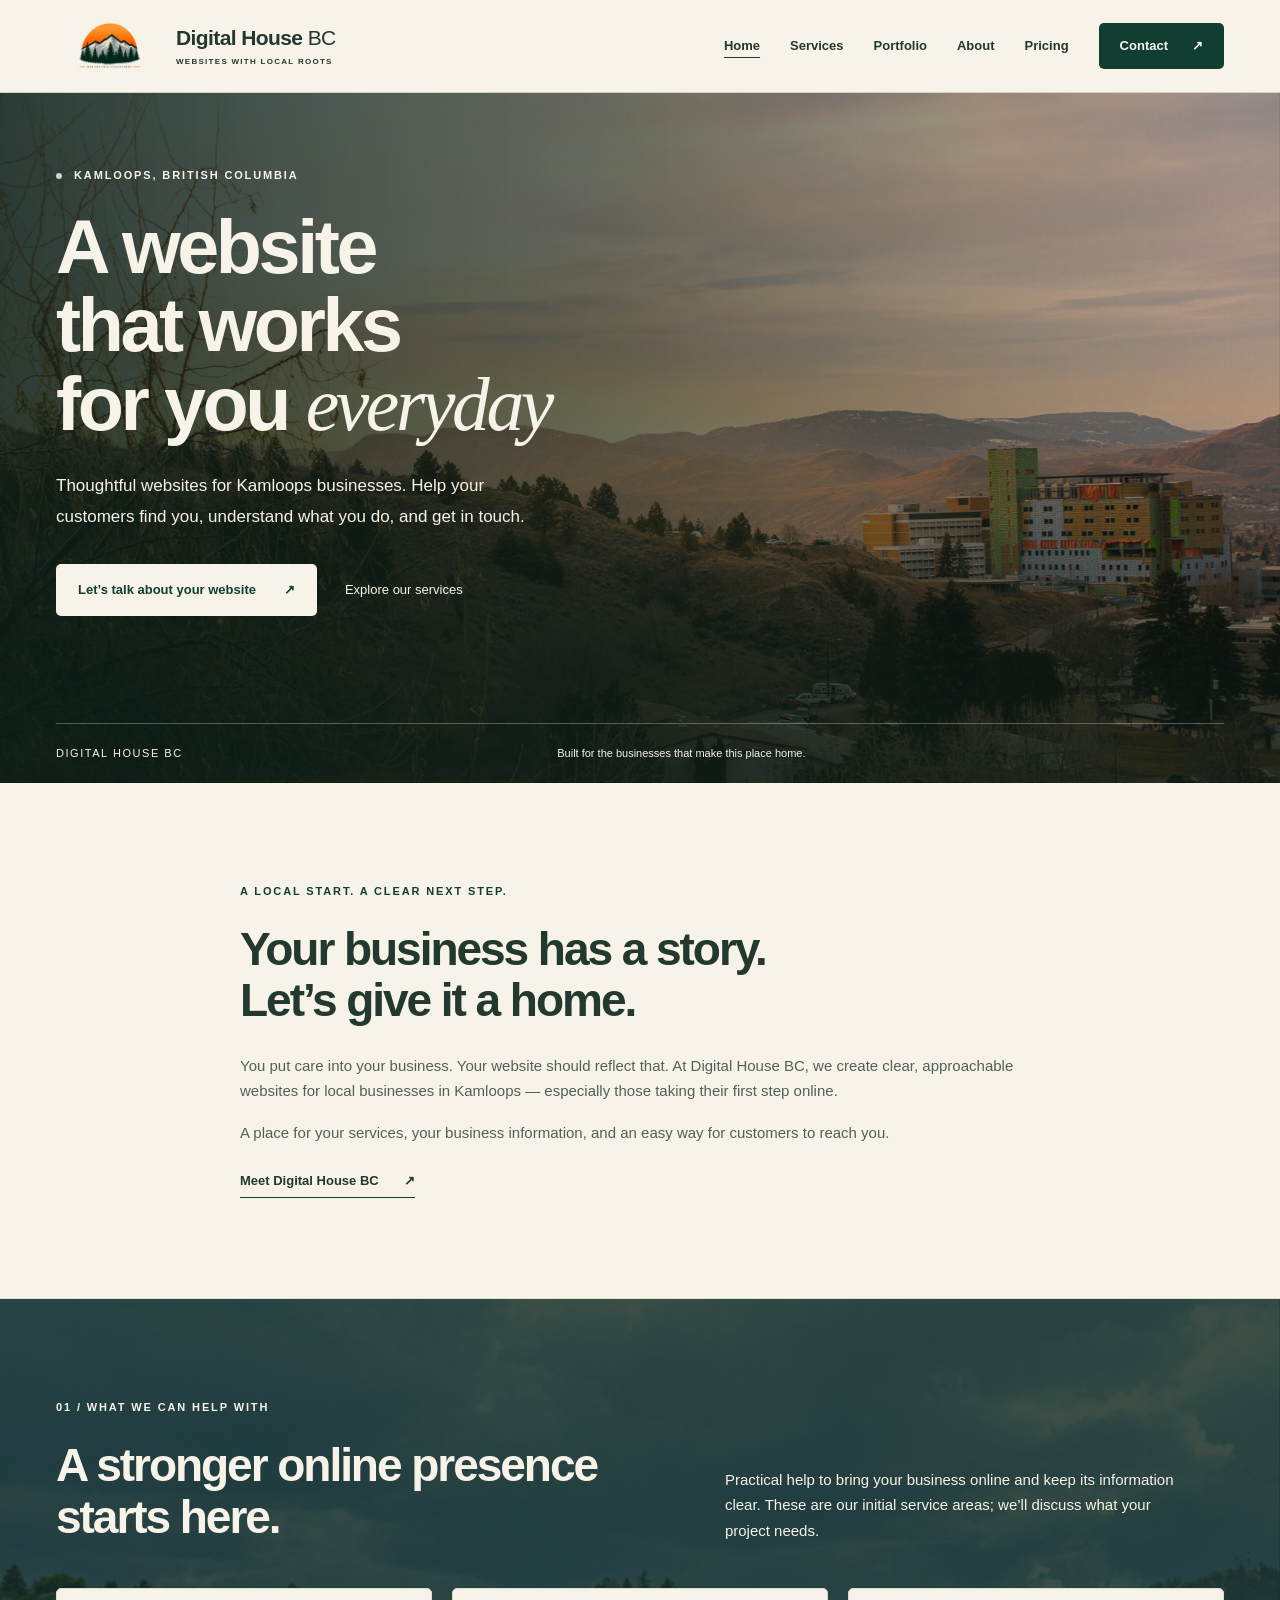
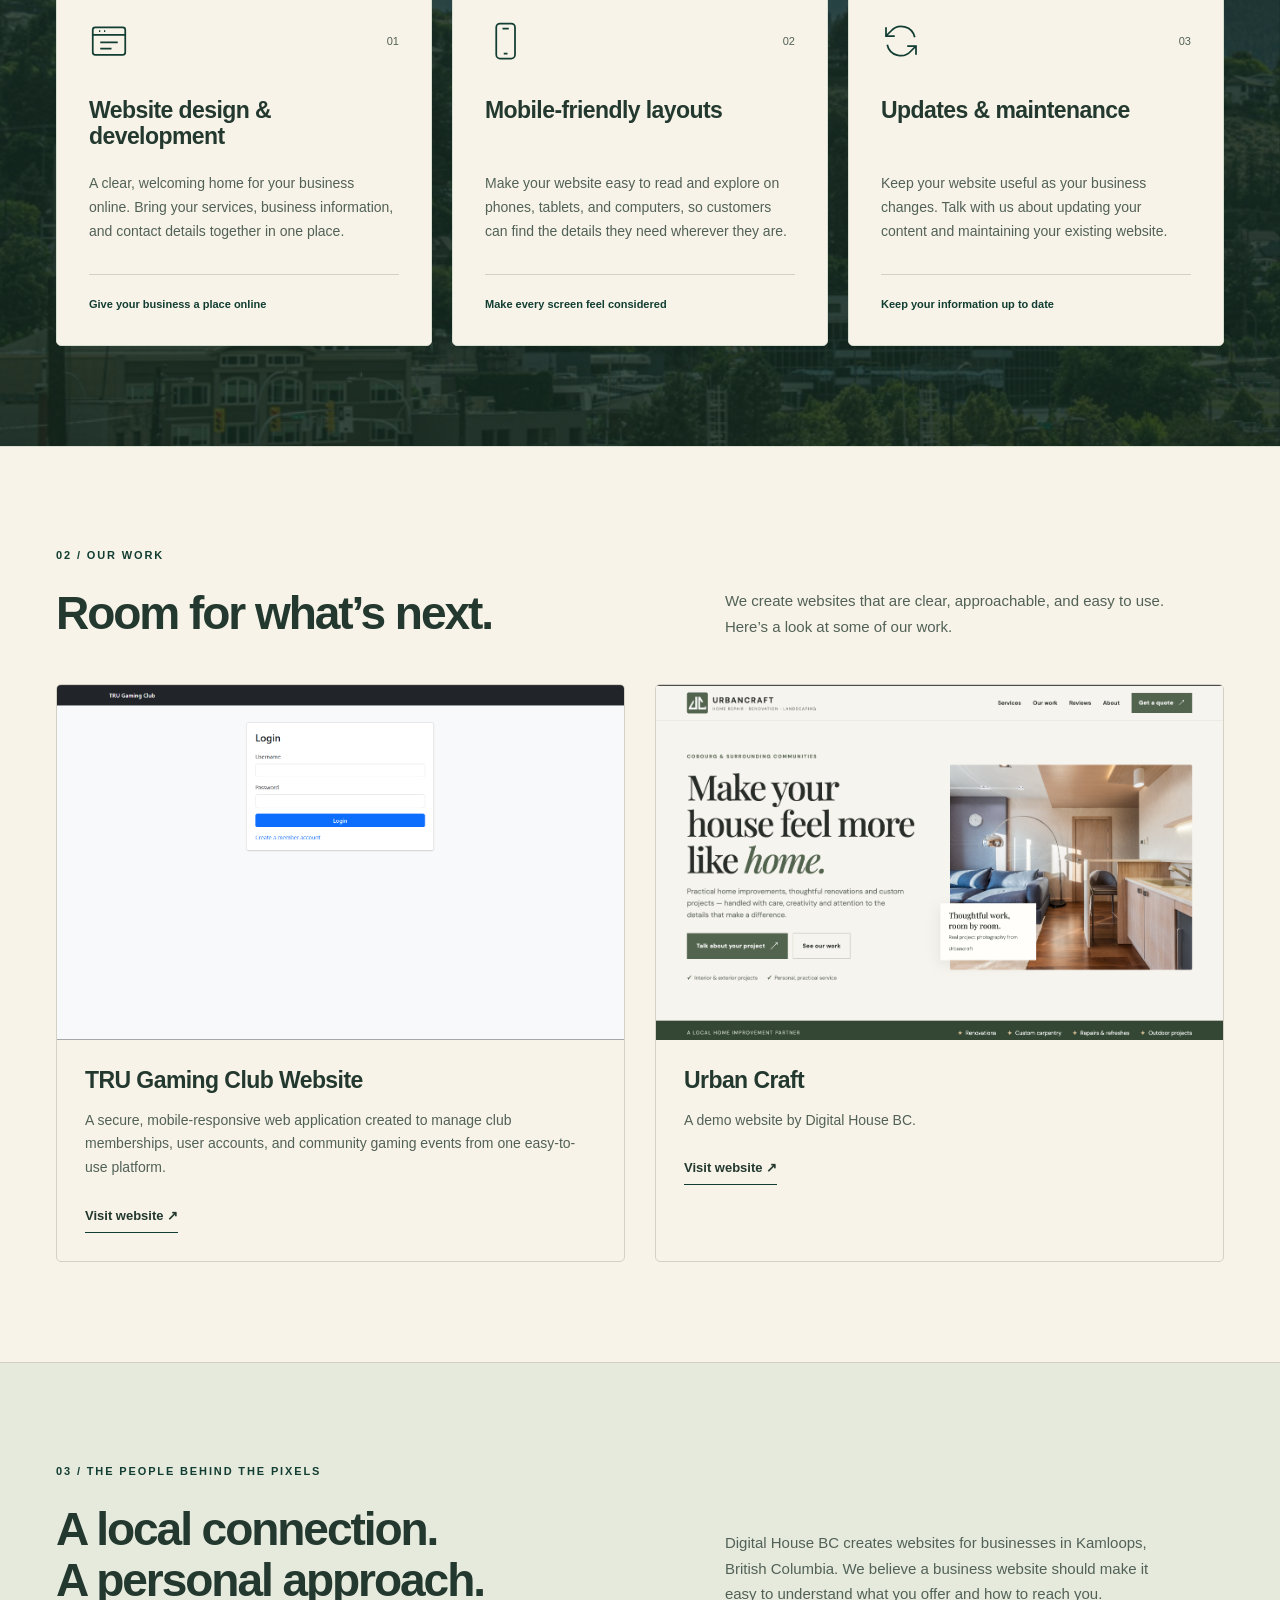
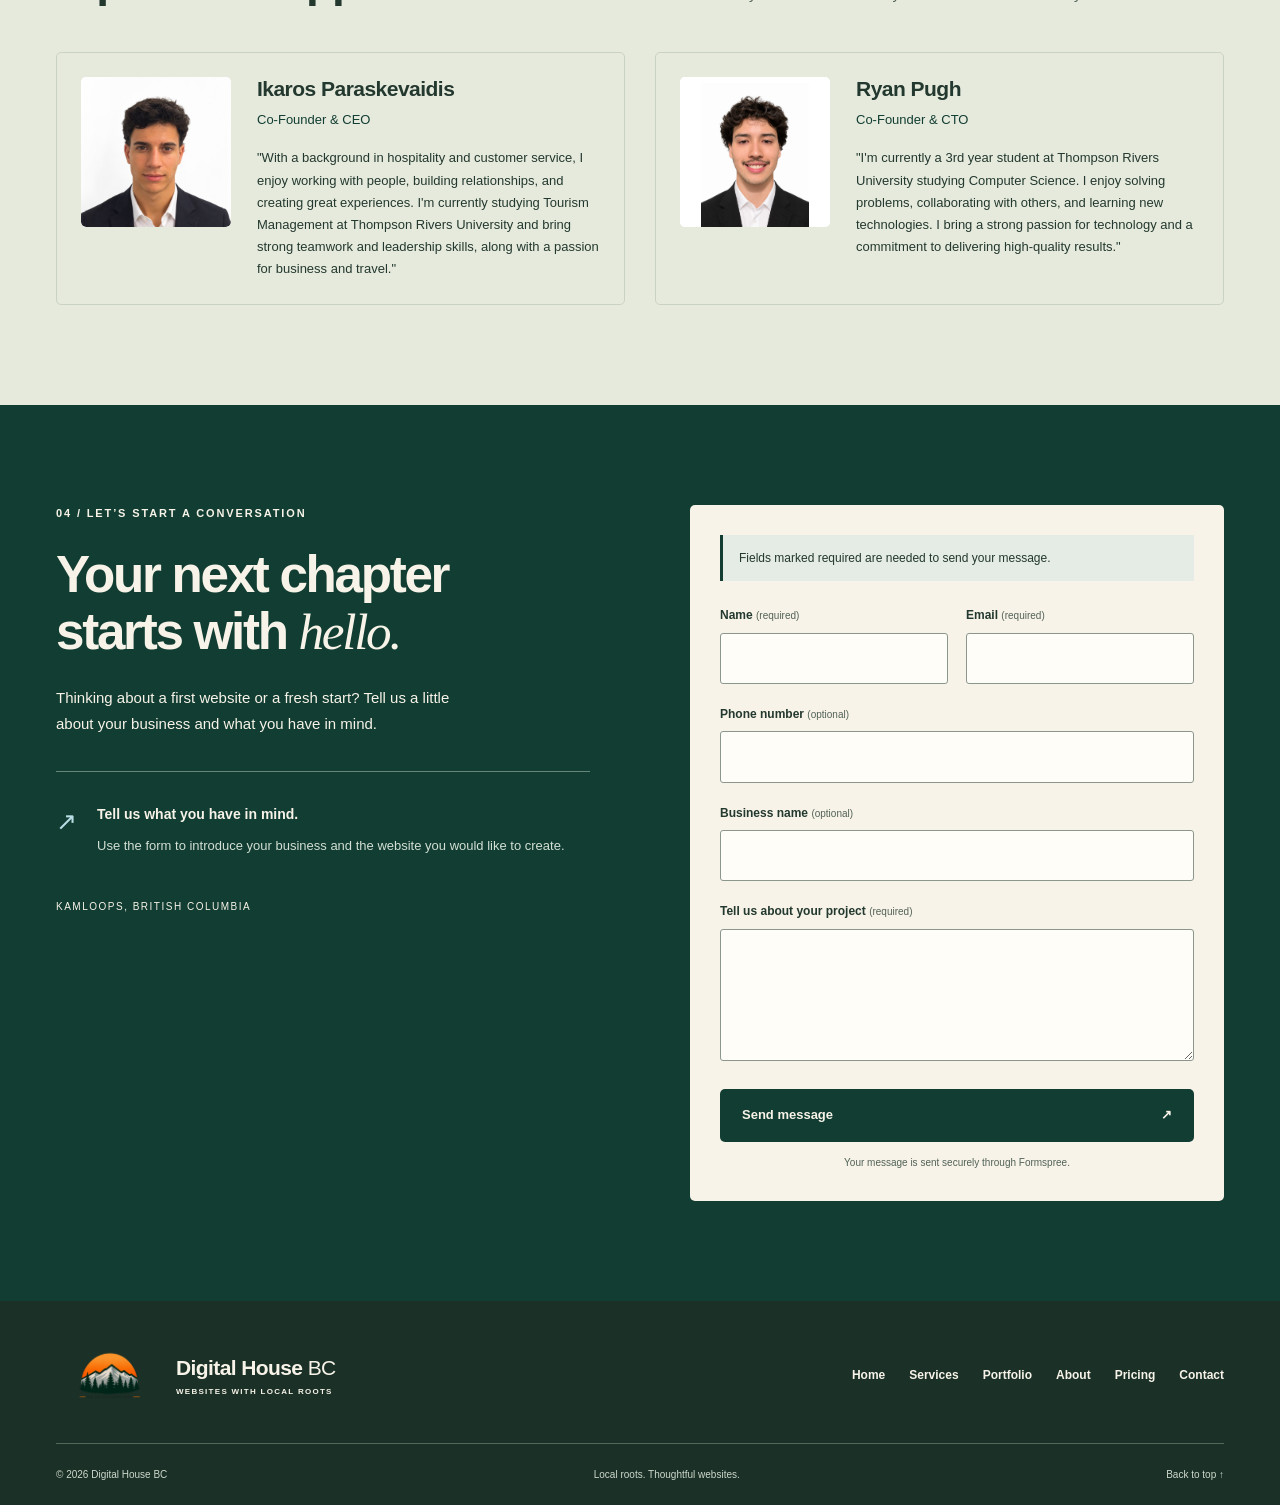
<file: index.html>
<!doctype html>
<html lang="en-CA">
  <head>
    <meta charset="UTF-8" />
    <script>document.documentElement.classList.add("js");</script>
    <meta name="viewport" content="width=device-width, initial-scale=1" />
    <meta
      name="description"
      content="Digital House BC builds websites for local businesses in Kamloops, British Columbia."
    />
    <meta name="theme-color" content="#123d32" />
    <title>Digital House BC | Websites for Kamloops businesses</title>
    <link rel="icon" type="image/png" sizes="192x192" href="/favicon.png" />
    <link rel="preload" as="image" href="/assets/background/hero-1800.jpg" imagesrcset="/assets/background/hero-800.jpg 800w, /assets/background/hero-1200.jpg 1200w, /assets/background/hero-1800.jpg 1800w" imagesizes="100vw" fetchpriority="high" />
    <link rel="stylesheet" href="/css/styles.css" />
    <script src="/js/content.js" type="text/plain" data-page-script></script>
    <script src="/js/index.js" type="text/plain" data-page-script></script>
    <script src="/js/contact.js" type="text/plain" data-page-script></script>
    <link rel="preload" href="/js/content.js" as="fetch" crossorigin="anonymous" />
    <link rel="preload" href="/js/index.js" as="fetch" crossorigin="anonymous" />
    <link rel="preload" href="/js/contact.js" as="fetch" crossorigin="anonymous" />
    <script src="/js/router.js" defer></script>
  </head>
  <body>
    <a class="skip-link" href="#main">Skip to content</a>
    <header class="site-header">
      <div class="container header-inner">
        <a class="brand" href="#home" aria-label="Digital House BC home"
          ><img src="/assets/logo/Mountain_Sunset_.png" alt="" width="1774" height="887" /><span
            >Digital House <b>BC</b><small>WEBSITES WITH LOCAL ROOTS</small></span
          ></a
        >
        <button
          class="menu-toggle"
          type="button"
          aria-expanded="false"
          aria-controls="primary-nav"
        >
          Menu <span aria-hidden="true">☰</span>
        </button>
        <nav id="primary-nav" aria-label="Main navigation">
          <a href="#home" aria-current="location">Home</a><a href="#services">Services</a
          ><a href="#portfolio">Portfolio</a><a href="#about">About</a
          ><a href="/html/pricing.html">Pricing</a><a class="nav-contact" href="#contact">Contact <span aria-hidden="true">↗</span></a>
        </nav>
      </div>
    </header>
    <main id="main">
      <section id="home" class="hero parallax-section" aria-labelledby="hero-title">
        <img
          class="hero-photo"
          src="/assets/background/hero-1800.jpg"
          srcset="/assets/background/hero-800.jpg 800w, /assets/background/hero-1200.jpg 1200w, /assets/background/hero-1800.jpg 1800w"
          sizes="100vw"
          loading="eager"
          width="1800"
          height="1200"
          alt=""
          fetchpriority="high"
        />
        <div class="container hero-content">
          <p class="eyebrow light"><span></span> KAMLOOPS, BRITISH COLUMBIA</p>
          <h1 id="hero-title">A website<br />that works<br />for you <em>everyday</em></h1>
          <p>
            Thoughtful websites for Kamloops businesses. Help your customers find you, understand
            what you do, and get in touch.
          </p>
          <div class="button-row">
            <a class="button button-light" href="#contact"
              >Let’s talk about your website <span aria-hidden="true">↗</span></a
            ><a class="text-link" href="/html/pricing.html"
              >Explore our services <span aria-hidden="true"></span></a
            >
          </div>
        </div>
        <div class="hero-bottom container">
          <span>DIGITAL HOUSE BC</span
          ><span>Built for the businesses that make this place home.</span
          ><a href="#services" aria-label="Scroll to services"></a>
        </div>
      </section>
      <section class="local-intro section">
        <div class="container split">
          <div>
            <p class="eyebrow">A LOCAL START. A CLEAR NEXT STEP.</p>
            <h2>Your business has a story.<br />Let’s give it a home.</h2>
            <p>
              You put care into your business. Your website should reflect that. At Digital House
              BC, we create clear, approachable websites for local businesses in Kamloops —
              especially those taking their first step online.
            </p>
            <p>
              A place for your services, your business information, and an easy way for customers to
              reach you.
            </p>
            <a class="inline-link" href="#about"
              >Meet Digital House BC <span aria-hidden="true">↗</span></a
            >
          </div>
        </div>
      </section>
      <section
        id="services"
        class="section services parallax-section"
        aria-labelledby="services-title"
      >
        <img
          class="services-photo"
          src="/assets/background/second-homepage-1000.jpg"
          width="1000"
          height="667"
          alt=""
          loading="lazy"
        />
        <div class="container">
          <div class="section-heading">
            <div>
              <p class="eyebrow">01 / WHAT WE CAN HELP WITH</p>
              <h2 id="services-title">A stronger online presence<br/>starts here.</h2>
            </div>
            <p>
              Practical help to bring your business online and keep its information clear. These are
              our initial service areas; we’ll discuss what your project needs.
            </p>
          </div>
          <div id="services-grid" class="services-grid">
<!-- static:services:start -->
<article class="service-card"><div class="service-top"><span class="service-icon"><svg viewBox="0 0 32 32" fill="none" stroke="currentColor" stroke-width="1.4" aria-hidden="true"><rect x="3" y="5" width="26" height="22" rx="2"/><path d="M3 11h26M8 8h1m3 0h1M9 17h14M9 22h9"/></svg></span><span class="card-number">01</span></div><h3>Website design &amp; development</h3><p>A clear, welcoming home for your business online. Bring your services, business information, and contact details together in one place.</p><p class="service-detail">Give your business a place online</p></article>
<article class="service-card"><div class="service-top"><span class="service-icon"><svg viewBox="0 0 32 32" fill="none" stroke="currentColor" stroke-width="1.4" aria-hidden="true"><rect x="9" y="2" width="15" height="28" rx="3"/><path d="M14 6h5m-4 20h3"/></svg></span><span class="card-number">02</span></div><h3>Mobile-friendly layouts</h3><p>Make your website easy to read and explore on phones, tablets, and computers, so customers can find the details they need wherever they are.</p><p class="service-detail">Make every screen feel considered</p></article>
<article class="service-card"><div class="service-top"><span class="service-icon"><svg viewBox="0 0 32 32" fill="none" stroke="currentColor" stroke-width="1.4" aria-hidden="true"><path d="M27 13a11 11 0 0 0-19-5L4 12m0-7v7h7m-6 7a11 11 0 0 0 19 5l4-4m0 7v-7h-7"/></svg></span><span class="card-number">03</span></div><h3>Updates &amp; maintenance</h3><p>Keep your website useful as your business changes. Talk with us about updating your content and maintaining your existing website.</p><p class="service-detail">Keep your information up to date</p></article>
<!-- static:services:end -->
</div>
          <noscript
            ><p>
              Website design and development · Mobile-friendly layouts · Website updates and
              maintenance
            </p></noscript
          >
        </div>
      </section>
      <section id="portfolio" class="section" aria-labelledby="portfolio-title">
        <div class="container">
          <div class="section-heading">
            <div>
              <p class="eyebrow">02 / OUR WORK</p>
              <h2 id="portfolio-title">Room for what’s next.</h2>
            </div>
            <p>
              We create websites that are clear, approachable, and easy to use. Here’s a look at some
              of our work.
            </p>
          </div>
          <div id="portfolio-grid" class="portfolio-grid">
<!-- static:portfolio:start -->
<article class="project-card"><div class="project-media"><img src="/assets/demo_websites/TRU_Gaming%20site.png" alt="Screenshot of the TRU Gaming Club login page" width="1916" height="993" loading="lazy" decoding="async"><a class="project-view-button" href="/html/tru-gaming-club.html" aria-label="View project: TRU Gaming Club Website">View project</a></div><div class="project-body"><h3>TRU Gaming Club Website</h3><p>A secure, mobile-responsive web application created to manage club memberships, user accounts, and community gaming events from one easy-to-use platform.</p><a class="inline-link" href="https://trugaming.xo.je/">Visit website &#8599;</a></div></article>
<article class="project-card"><div class="project-media"><img src="/assets/demo_websites/Real_Urban_Craft.png" alt="Screenshot of the Urban Craft demo website" width="2880" height="1624" loading="lazy" decoding="async"><a class="project-view-button" href="/html/urban-craft.html" aria-label="View project: Urban Craft">View project</a></div><div class="project-body"><h3>Urban Craft</h3><p>A demo website by Digital House BC.</p><a class="inline-link" href="https://urbancraft-sigma.vercel.app/">Visit website &#8599;</a></div></article>
<!-- static:portfolio:end -->
</div>
          <noscript>
            <article class="project-card">
              <div class="project-media">
                <img src="/assets/demo_websites/Real_Urban_Craft.png" alt="Screenshot of the Urban Craft demo website" width="2880" height="1624" loading="lazy" />
              </div>
              <div class="project-body">
                <h3>Urban Craft</h3>
                <p>A demo website by Digital House BC.</p>
              </div>
            </article>
          </noscript>
        </div>
      </section>
      <section id="about" class="section about" aria-labelledby="about-title">
        <div class="container">
          <div class="section-heading">
            <div>
              <p class="eyebrow">03 / THE PEOPLE BEHIND THE PIXELS</p>
              <h2 id="about-title">A local connection.<br />A personal approach.</h2>
            </div>
            <div>
              <p>
                Digital House BC creates websites for businesses in Kamloops, British Columbia. We
                believe a business website should make it easy to understand what you offer and how
                to reach you.
              </p>
            </div>
          </div>
          <div id="team-grid" class="team-grid">
<!-- static:team:start -->
<article class="team-card"><a class="team-image" href="/assets/Profile_Pics/HEADSHOT.jpg" aria-label="View full-size photo of Ikaros Paraskevaidis"><img src="/assets/Profile_Pics/HEADSHOT.jpg" alt="Portrait of Ikaros Paraskevaidis" width="400" height="400" loading="lazy" decoding="async"></a><div><h3>Ikaros Paraskevaidis</h3><p class="team-role">Co-Founder &amp; CEO</p><p>&quot;With a background in hospitality and customer service, I enjoy working with people, building relationships, and creating great experiences. I&#39;m currently studying Tourism Management at Thompson Rivers University and bring strong teamwork and leadership skills, along with a passion for business and travel.&quot;</p></div></article>
<article class="team-card"><a class="team-image" href="/assets/Profile_Pics/Ryan_Pugh_Headshot_Real.png" aria-label="View full-size photo of Ryan Pugh"><img src="/assets/Profile_Pics/Ryan_Pugh_Headshot_Real.png" alt="Portrait of Ryan Pugh" width="400" height="400" loading="lazy" decoding="async"></a><div><h3>Ryan Pugh</h3><p class="team-role">Co-Founder &amp; CTO</p><p>&quot;I&#39;m currently a 3rd year student at Thompson Rivers University studying Computer Science. I enjoy solving problems, collaborating with others, and learning new technologies. I bring a strong passion for technology and a commitment to delivering high-quality results.&quot;</p></div></article>
<!-- static:team:end -->
</div>
          <noscript><p>Two team profiles are coming soon.</p></noscript>
        </div>
      </section>
      <section id="contact" class="section contact" aria-labelledby="contact-title">
        <div class="container contact-grid">
          <div>
            <p class="eyebrow light">04 / LET’S START A CONVERSATION</p>
            <h2 id="contact-title">Your next chapter<br />starts with <em>hello.</em></h2>
            <p>
              Thinking about a first website or a fresh start? Tell us a little about your business
              and what you have in mind.
            </p>
            <div class="contact-note">
              <span aria-hidden="true">↗</span>
              <div>
                <strong>Tell us what you have in mind.</strong>
                <p>
                  Use the form to introduce your business and the website you would like to create.
                </p>
              </div>
            </div>
            <p class="location">KAMLOOPS, BRITISH COLUMBIA</p>
          </div>
          <form
            id="contact-form"
            action="https://formspree.io/f/mrpqborz"
            method="post"
            aria-describedby="form-notice"
          >
            <p id="form-notice" class="form-notice">
              Fields marked required are needed to send your message.
            </p>
            <div class="field-pair">
              <div>
                <label for="name">Name <span>(required)</span></label
                ><input id="name" name="name" autocomplete="name" required maxlength="100" />
              </div>
              <div>
                <label for="email">Email <span>(required)</span></label
                ><input
                  id="email"
                  name="email"
                  type="email"
                  autocomplete="email"
                  required
                  maxlength="254"
                />
              </div>
            </div>
            <label for="phone">Phone number <span>(optional)</span></label>
            <input
              id="phone"
              name="phone"
              type="tel"
              autocomplete="tel"
              maxlength="40"
            />
            <label for="business">Business name <span>(optional)</span></label
            ><input
              id="business"
              name="business"
              autocomplete="organization"
              maxlength="150"
            /><label for="message">Tell us about your project <span>(required)</span></label
            ><textarea id="message" name="message" rows="4" required maxlength="3000"></textarea
            ><button class="button" type="submit">
              Send message <span aria-hidden="true">↗</span>
            </button>
            <p class="form-footnote">Your message is sent securely through Formspree.</p>
            <p
              id="form-status"
              class="form-status"
              role="status"
              aria-live="polite"
              aria-atomic="true"
            ></p>
          </form>
        </div>
      </section>
    </main>
    <footer>
      <div class="container footer-top">
        <a class="brand" href="#home"
          ><img src="/assets/logo/Mountain_Sunset_.png" alt="" width="1774" height="887" /><span
            >Digital House <b>BC</b><small>WEBSITES WITH LOCAL ROOTS</small></span
          ></a
        >
        <nav aria-label="Footer navigation">
          <a href="#home">Home</a><a href="#services">Services</a><a href="#portfolio">Portfolio</a
          ><a href="#about">About</a><a href="/html/pricing.html">Pricing</a><a href="#contact">Contact</a>
        </nav>
      </div>
      <div class="container footer-bottom">
        <span>© <span id="year">2026</span> Digital House BC</span
        ><span>Local roots. Thoughtful websites.</span><a href="#home">Back to top ↑</a>
      </div>
    </footer>
    <dialog
      id="contact-result"
      class="contact-result"
      aria-labelledby="contact-result-title"
      aria-describedby="contact-result-message"
    >
      <h2 id="contact-result-title">Message status</h2>
      <p id="contact-result-message"></p>
      <form method="dialog">
        <button class="button" type="submit" autofocus>Close</button>
      </form>
    </dialog>
    <dialog id="team-photo-dialog" class="photo-dialog" aria-label="Team member photo">
      <button class="photo-dialog-close" type="button" aria-label="Close photo" autofocus>&times;</button>
      <img class="photo-dialog-image" alt="" />
    </dialog>
  </body>
</html>
</file>
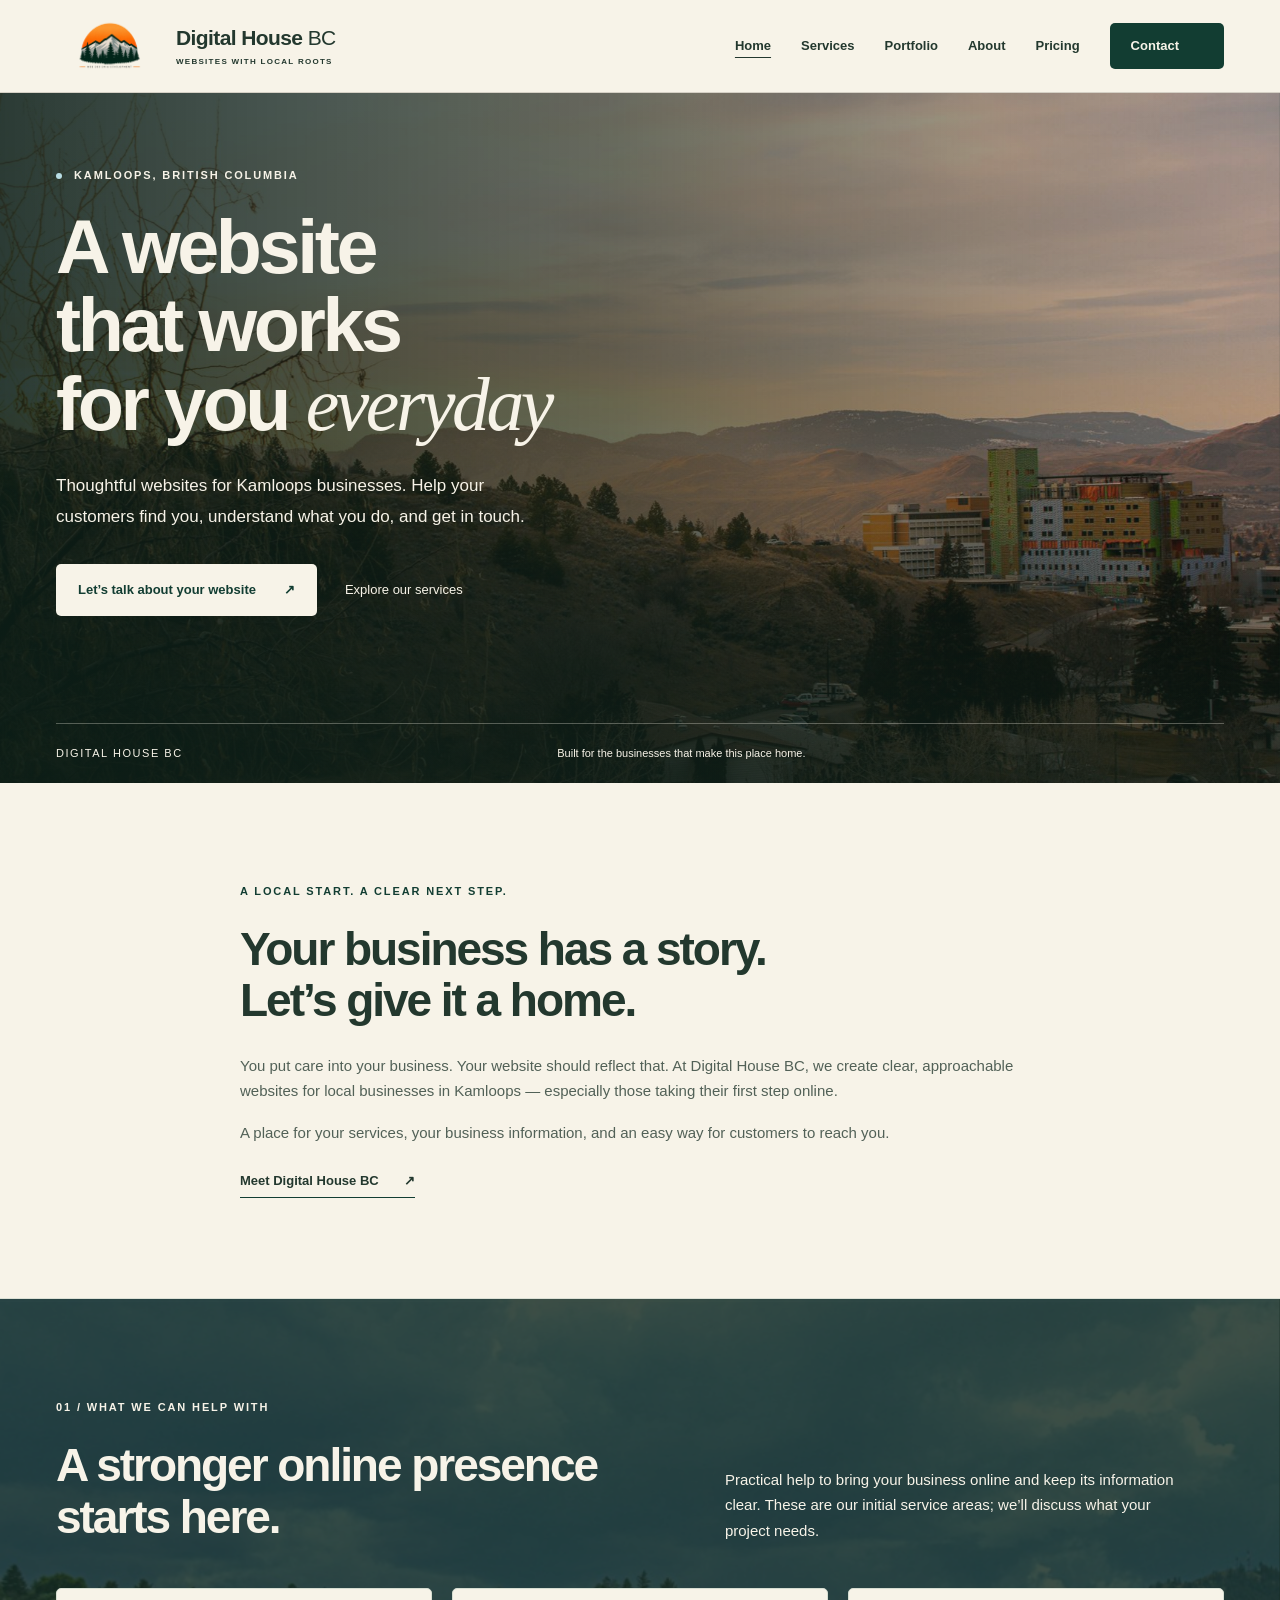
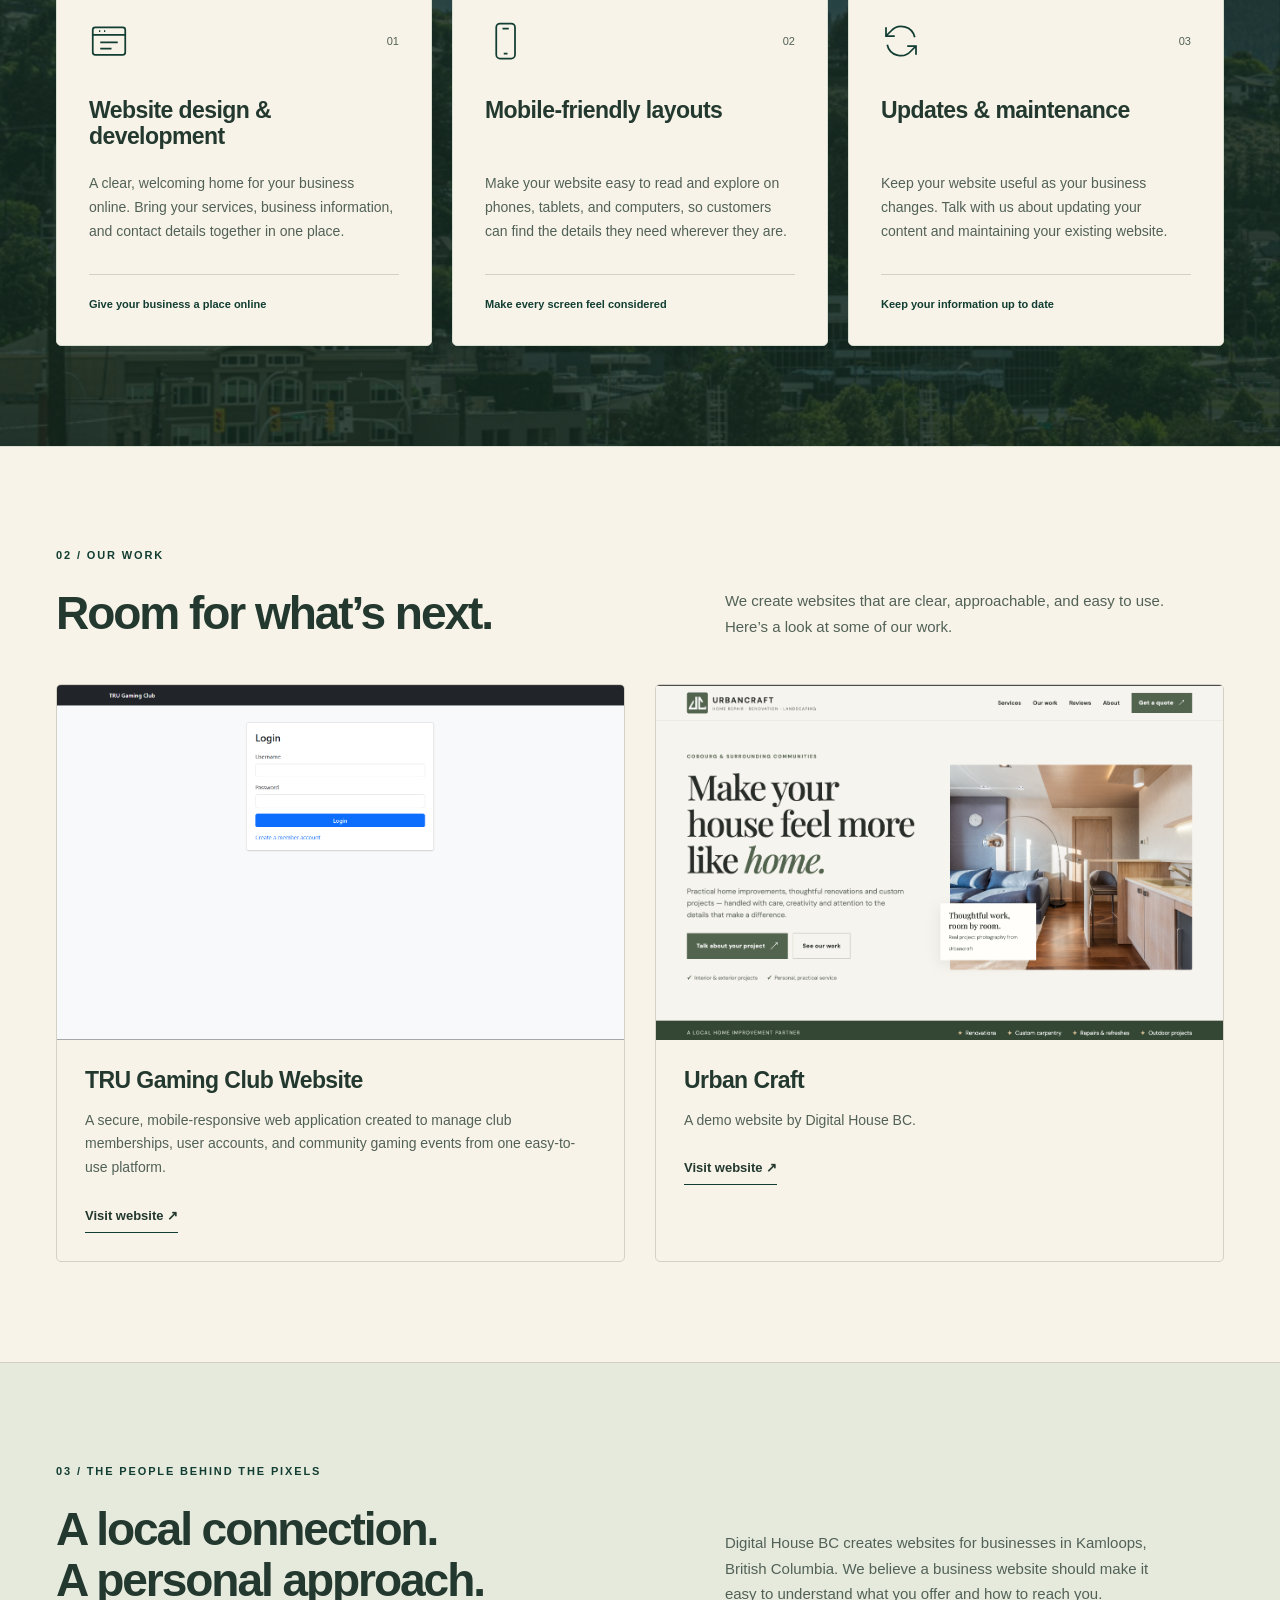
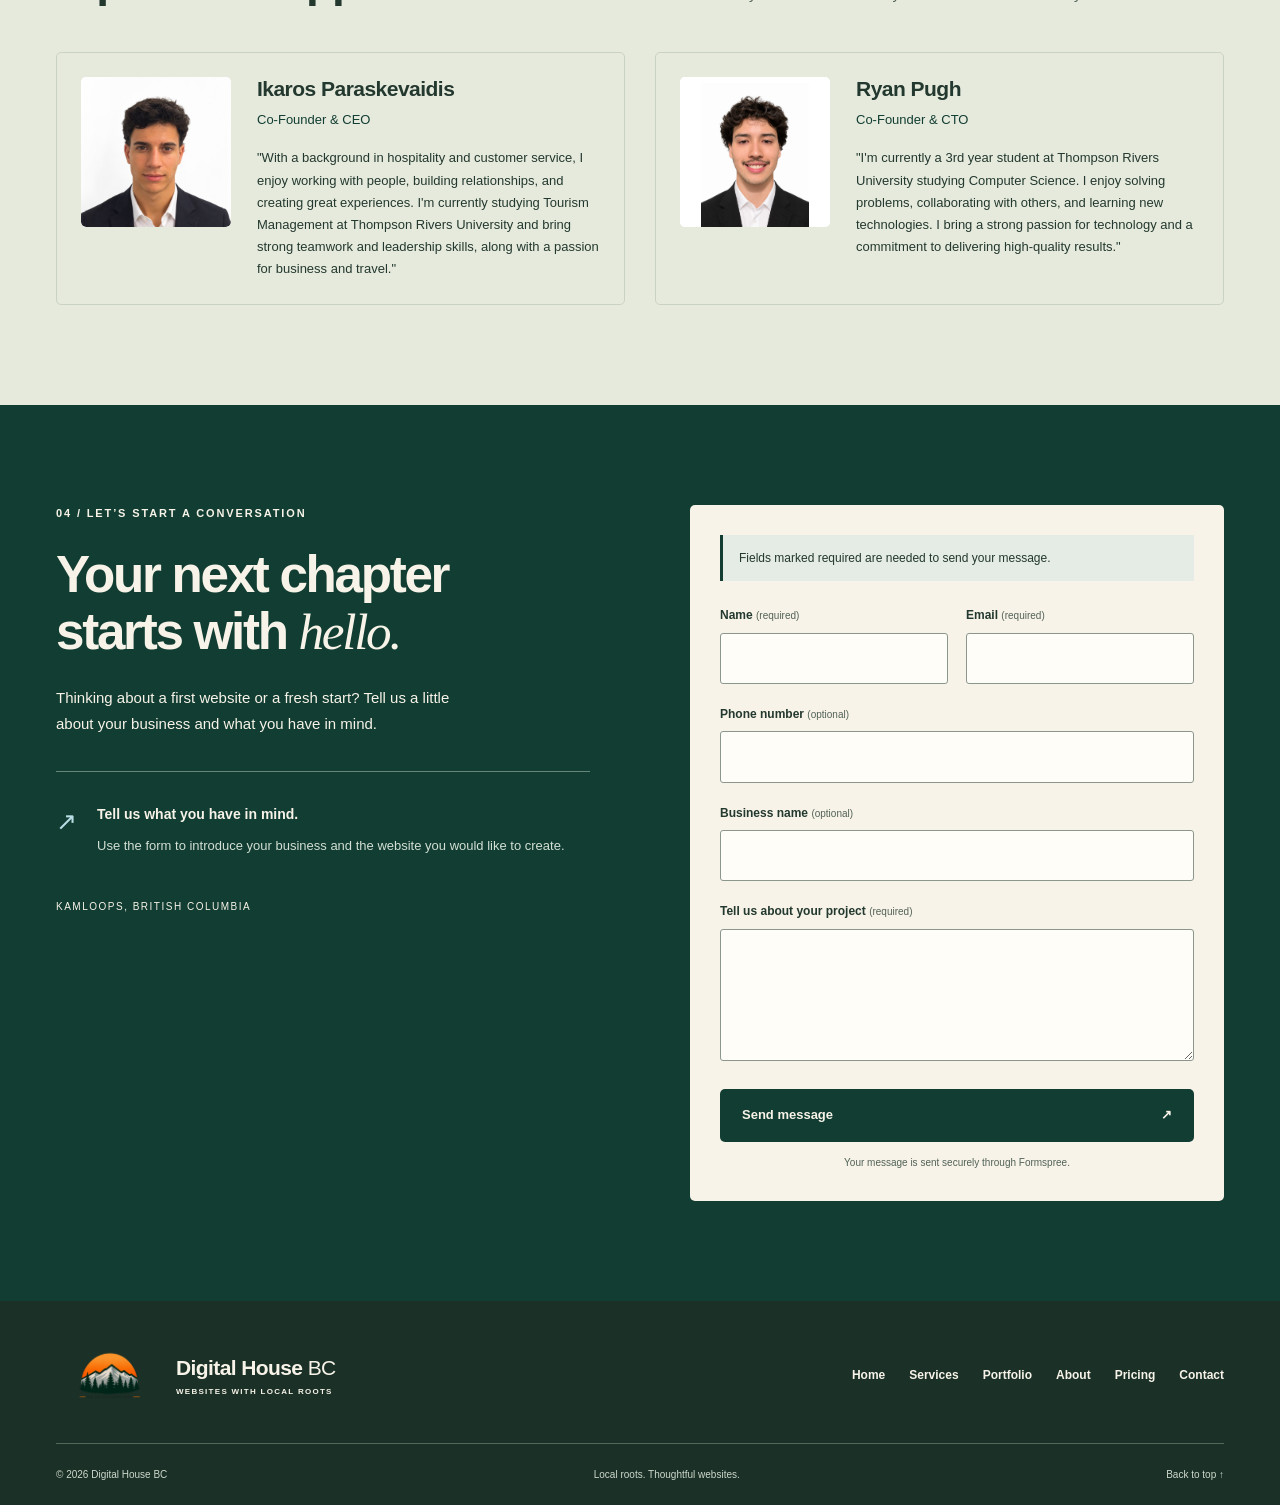
<file: html/index.html>
<!doctype html>
<html lang="en-CA">
  <head>
    <meta charset="UTF-8" />
    <script>document.documentElement.classList.add("js");</script>
    <meta name="viewport" content="width=device-width, initial-scale=1" />
    <meta
      name="description"
      content="Digital House BC builds websites for local businesses in Kamloops, British Columbia."
    />
    <meta name="theme-color" content="#123d32" />
    <title>Digital House BC | Websites for Kamloops businesses</title>
    <link rel="icon" type="image/png" sizes="192x192" href="/favicon.png" />
    <link rel="preload" as="image" href="/assets/background/hero-1800.jpg" imagesrcset="/assets/background/hero-800.jpg 800w, /assets/background/hero-1200.jpg 1200w, /assets/background/hero-1800.jpg 1800w" imagesizes="100vw" fetchpriority="high" />
    <link rel="stylesheet" href="/css/styles.css" />
    <script src="/js/content.js" type="text/plain" data-page-script></script>
    <script src="/js/index.js" type="text/plain" data-page-script></script>
    <script src="/js/contact.js" type="text/plain" data-page-script></script>
    <link rel="preload" href="/js/content.js" as="fetch" crossorigin="anonymous" />
    <link rel="preload" href="/js/index.js" as="fetch" crossorigin="anonymous" />
    <link rel="preload" href="/js/contact.js" as="fetch" crossorigin="anonymous" />
    <script src="/js/router.js" defer></script>
  </head>
  <body>
    <a class="skip-link" href="#main">Skip to content</a>
    <header class="site-header">
      <div class="container header-inner">
        <a class="brand" href="#home" aria-label="Digital House BC home"
          ><img src="/assets/logo/Mountain_Sunset_.png" alt="" width="1774" height="887" /><span
            >Digital House <b>BC</b><small>WEBSITES WITH LOCAL ROOTS</small></span
          ></a
        >
        <button
          class="menu-toggle"
          type="button"
          aria-expanded="false"
          aria-controls="primary-nav"
        >
          Menu <span aria-hidden="true">☰</span>
        </button>
        <nav id="primary-nav" aria-label="Main navigation">
          <a href="#home" aria-current="location">Home</a><a href="#services">Services</a
          ><a href="#portfolio">Portfolio</a><a href="#about">About</a
          ><a href="/html/pricing.html">Pricing</a><a class="nav-contact" href="#contact">Contact <span aria-hidden="true"></span></a>
        </nav>
      </div>
    </header>
    <main id="main">
      <section id="home" class="hero parallax-section" aria-labelledby="hero-title">
        <img
          class="hero-photo"
          src="/assets/background/hero-1800.jpg"
          srcset="/assets/background/hero-800.jpg 800w, /assets/background/hero-1200.jpg 1200w, /assets/background/hero-1800.jpg 1800w"
          sizes="100vw"
          loading="eager"
          width="1800"
          height="1200"
          alt=""
          fetchpriority="high"
        />
        <div class="container hero-content">
          <p class="eyebrow light"><span></span> KAMLOOPS, BRITISH COLUMBIA</p>
          <h1 id="hero-title">A website<br />that works<br />for you <em>everyday</em></h1>
          <p>
            Thoughtful websites for Kamloops businesses. Help your customers find you, understand
            what you do, and get in touch.
          </p>
          <div class="button-row">
            <a class="button button-light" href="#contact"
              >Let’s talk about your website <span aria-hidden="true">↗</span></a
            ><a class="text-link" href="/html/pricing.html"
              >Explore our services <span aria-hidden="true"></span></a
            >
          </div>
        </div>
        <div class="hero-bottom container">
          <span>DIGITAL HOUSE BC</span
          ><span>Built for the businesses that make this place home.</span
          ><a href="#services" aria-label="Scroll to services"></a>
        </div>
      </section>
      <section class="local-intro section">
        <div class="container split">
          <div>
            <p class="eyebrow">A LOCAL START. A CLEAR NEXT STEP.</p>
            <h2>Your business has a story.<br />Let’s give it a home.</h2>
            <p>
              You put care into your business. Your website should reflect that. At Digital House
              BC, we create clear, approachable websites for local businesses in Kamloops —
              especially those taking their first step online.
            </p>
            <p>
              A place for your services, your business information, and an easy way for customers to
              reach you.
            </p>
            <a class="inline-link" href="#about"
              >Meet Digital House BC <span aria-hidden="true">↗</span></a
            >
          </div>
        </div>
      </section>
      <section
        id="services"
        class="section services parallax-section"
        aria-labelledby="services-title"
      >
        <img
          class="services-photo"
          src="/assets/background/second-homepage-1000.jpg"
          width="1000"
          height="667"
          alt=""
          loading="lazy"
        />
        <div class="container">
          <div class="section-heading">
            <div>
              <p class="eyebrow">01 / WHAT WE CAN HELP WITH</p>
              <h2 id="services-title">A stronger online presence<br/>starts here.</h2>
            </div>
            <p>
              Practical help to bring your business online and keep its information clear. These are
              our initial service areas; we’ll discuss what your project needs.
            </p>
          </div>
          <div id="services-grid" class="services-grid">
<!-- static:services:start -->
<article class="service-card"><div class="service-top"><span class="service-icon"><svg viewBox="0 0 32 32" fill="none" stroke="currentColor" stroke-width="1.4" aria-hidden="true"><rect x="3" y="5" width="26" height="22" rx="2"/><path d="M3 11h26M8 8h1m3 0h1M9 17h14M9 22h9"/></svg></span><span class="card-number">01</span></div><h3>Website design &amp; development</h3><p>A clear, welcoming home for your business online. Bring your services, business information, and contact details together in one place.</p><p class="service-detail">Give your business a place online</p></article>
<article class="service-card"><div class="service-top"><span class="service-icon"><svg viewBox="0 0 32 32" fill="none" stroke="currentColor" stroke-width="1.4" aria-hidden="true"><rect x="9" y="2" width="15" height="28" rx="3"/><path d="M14 6h5m-4 20h3"/></svg></span><span class="card-number">02</span></div><h3>Mobile-friendly layouts</h3><p>Make your website easy to read and explore on phones, tablets, and computers, so customers can find the details they need wherever they are.</p><p class="service-detail">Make every screen feel considered</p></article>
<article class="service-card"><div class="service-top"><span class="service-icon"><svg viewBox="0 0 32 32" fill="none" stroke="currentColor" stroke-width="1.4" aria-hidden="true"><path d="M27 13a11 11 0 0 0-19-5L4 12m0-7v7h7m-6 7a11 11 0 0 0 19 5l4-4m0 7v-7h-7"/></svg></span><span class="card-number">03</span></div><h3>Updates &amp; maintenance</h3><p>Keep your website useful as your business changes. Talk with us about updating your content and maintaining your existing website.</p><p class="service-detail">Keep your information up to date</p></article>
<!-- static:services:end -->
</div>
          <noscript
            ><p>
              Website design and development · Mobile-friendly layouts · Website updates and
              maintenance
            </p></noscript
          >
        </div>
      </section>
      <section id="portfolio" class="section" aria-labelledby="portfolio-title">
        <div class="container">
          <div class="section-heading">
            <div>
              <p class="eyebrow">02 / OUR WORK</p>
              <h2 id="portfolio-title">Room for what’s next.</h2>
            </div>
            <p>
              We create websites that are clear, approachable, and easy to use. Here’s a look at some
              of our work.
            </p>
          </div>
          <div id="portfolio-grid" class="portfolio-grid">
<!-- static:portfolio:start -->
<article class="project-card"><div class="project-media"><img src="/assets/demo_websites/TRU_Gaming%20site.png" alt="Screenshot of the TRU Gaming Club login page" width="1916" height="993" loading="lazy" decoding="async"><a class="project-view-button" href="/html/tru-gaming-club.html" aria-label="View project: TRU Gaming Club Website">View project</a></div><div class="project-body"><h3>TRU Gaming Club Website</h3><p>A secure, mobile-responsive web application created to manage club memberships, user accounts, and community gaming events from one easy-to-use platform.</p><a class="inline-link" href="https://trugaming.xo.je/">Visit website &#8599;</a></div></article>
<article class="project-card"><div class="project-media"><img src="/assets/demo_websites/Real_Urban_Craft.png" alt="Screenshot of the Urban Craft demo website" width="2880" height="1624" loading="lazy" decoding="async"><a class="project-view-button" href="/html/urban-craft.html" aria-label="View project: Urban Craft">View project</a></div><div class="project-body"><h3>Urban Craft</h3><p>A demo website by Digital House BC.</p><a class="inline-link" href="https://urbancraft-sigma.vercel.app/">Visit website &#8599;</a></div></article>
<!-- static:portfolio:end -->
</div>
          <noscript>
            <article class="project-card">
              <div class="project-media">
                <img src="/assets/demo_websites/Real_Urban_Craft.png" alt="Screenshot of the Urban Craft demo website" width="2880" height="1624" loading="lazy" />
              </div>
              <div class="project-body">
                <h3>Urban Craft</h3>
                <p>A demo website by Digital House BC.</p>
              </div>
            </article>
          </noscript>
        </div>
      </section>
      <section id="about" class="section about" aria-labelledby="about-title">
        <div class="container">
          <div class="section-heading">
            <div>
              <p class="eyebrow">03 / THE PEOPLE BEHIND THE PIXELS</p>
              <h2 id="about-title">A local connection.<br />A personal approach.</h2>
            </div>
            <div>
              <p>
                Digital House BC creates websites for businesses in Kamloops, British Columbia. We
                believe a business website should make it easy to understand what you offer and how
                to reach you.
              </p>
            </div>
          </div>
          <div id="team-grid" class="team-grid">
<!-- static:team:start -->
<article class="team-card"><a class="team-image" href="/assets/Profile_Pics/HEADSHOT.jpg" aria-label="View full-size photo of Ikaros Paraskevaidis"><img src="/assets/Profile_Pics/HEADSHOT.jpg" alt="Portrait of Ikaros Paraskevaidis" width="400" height="400" loading="lazy" decoding="async"></a><div><h3>Ikaros Paraskevaidis</h3><p class="team-role">Co-Founder &amp; CEO</p><p>&quot;With a background in hospitality and customer service, I enjoy working with people, building relationships, and creating great experiences. I&#39;m currently studying Tourism Management at Thompson Rivers University and bring strong teamwork and leadership skills, along with a passion for business and travel.&quot;</p></div></article>
<article class="team-card"><a class="team-image" href="/assets/Profile_Pics/Ryan_Pugh_Headshot_Real.png" aria-label="View full-size photo of Ryan Pugh"><img src="/assets/Profile_Pics/Ryan_Pugh_Headshot_Real.png" alt="Portrait of Ryan Pugh" width="400" height="400" loading="lazy" decoding="async"></a><div><h3>Ryan Pugh</h3><p class="team-role">Co-Founder &amp; CTO</p><p>&quot;I&#39;m currently a 3rd year student at Thompson Rivers University studying Computer Science. I enjoy solving problems, collaborating with others, and learning new technologies. I bring a strong passion for technology and a commitment to delivering high-quality results.&quot;</p></div></article>
<!-- static:team:end -->
</div>
          <noscript><p>Two team profiles are coming soon.</p></noscript>
        </div>
      </section>
      <section id="contact" class="section contact" aria-labelledby="contact-title">
        <div class="container contact-grid">
          <div>
            <p class="eyebrow light">04 / LET’S START A CONVERSATION</p>
            <h2 id="contact-title">Your next chapter<br />starts with <em>hello.</em></h2>
            <p>
              Thinking about a first website or a fresh start? Tell us a little about your business
              and what you have in mind.
            </p>
            <div class="contact-note">
              <span aria-hidden="true">↗</span>
              <div>
                <strong>Tell us what you have in mind.</strong>
                <p>
                  Use the form to introduce your business and the website you would like to create.
                </p>
              </div>
            </div>
            <p class="location">KAMLOOPS, BRITISH COLUMBIA</p>
          </div>
          <form
            id="contact-form"
            action="https://formspree.io/f/mrpqborz"
            method="post"
            aria-describedby="form-notice"
          >
            <p id="form-notice" class="form-notice">
              Fields marked required are needed to send your message.
            </p>
            <div class="field-pair">
              <div>
                <label for="name">Name <span>(required)</span></label
                ><input id="name" name="name" autocomplete="name" required maxlength="100" />
              </div>
              <div>
                <label for="email">Email <span>(required)</span></label
                ><input
                  id="email"
                  name="email"
                  type="email"
                  autocomplete="email"
                  required
                  maxlength="254"
                />
              </div>
            </div>
            <label for="phone">Phone number <span>(optional)</span></label>
            <input
              id="phone"
              name="phone"
              type="tel"
              autocomplete="tel"
              maxlength="40"
            />
            <label for="business">Business name <span>(optional)</span></label
            ><input
              id="business"
              name="business"
              autocomplete="organization"
              maxlength="150"
            /><label for="message">Tell us about your project <span>(required)</span></label
            ><textarea id="message" name="message" rows="4" required maxlength="3000"></textarea
            ><button class="button" type="submit">
              Send message <span aria-hidden="true">↗</span>
            </button>
            <p class="form-footnote">Your message is sent securely through Formspree.</p>
            <p
              id="form-status"
              class="form-status"
              role="status"
              aria-live="polite"
              aria-atomic="true"
            ></p>
          </form>
        </div>
      </section>
    </main>
    <footer>
      <div class="container footer-top">
        <a class="brand" href="#home"
          ><img src="/assets/logo/Mountain_Sunset_.png" alt="" width="1774" height="887" /><span
            >Digital House <b>BC</b><small>WEBSITES WITH LOCAL ROOTS</small></span
          ></a
        >
        <nav aria-label="Footer navigation">
          <a href="#home">Home</a><a href="#services">Services</a><a href="#portfolio">Portfolio</a
          ><a href="#about">About</a><a href="/html/pricing.html">Pricing</a><a href="#contact">Contact</a>
        </nav>
      </div>
      <div class="container footer-bottom">
        <span>© <span id="year">2026</span> Digital House BC</span
        ><span>Local roots. Thoughtful websites.</span><a href="#home">Back to top ↑</a>
      </div>
    </footer>
    <dialog
      id="contact-result"
      class="contact-result"
      aria-labelledby="contact-result-title"
      aria-describedby="contact-result-message"
    >
      <h2 id="contact-result-title">Message status</h2>
      <p id="contact-result-message"></p>
      <form method="dialog">
        <button class="button" type="submit" autofocus>Close</button>
      </form>
    </dialog>
    <dialog id="team-photo-dialog" class="photo-dialog" aria-label="Team member photo">
      <button class="photo-dialog-close" type="button" aria-label="Close photo" autofocus>&times;</button>
      <img class="photo-dialog-image" alt="" />
    </dialog>
  </body>
</html>
</file>
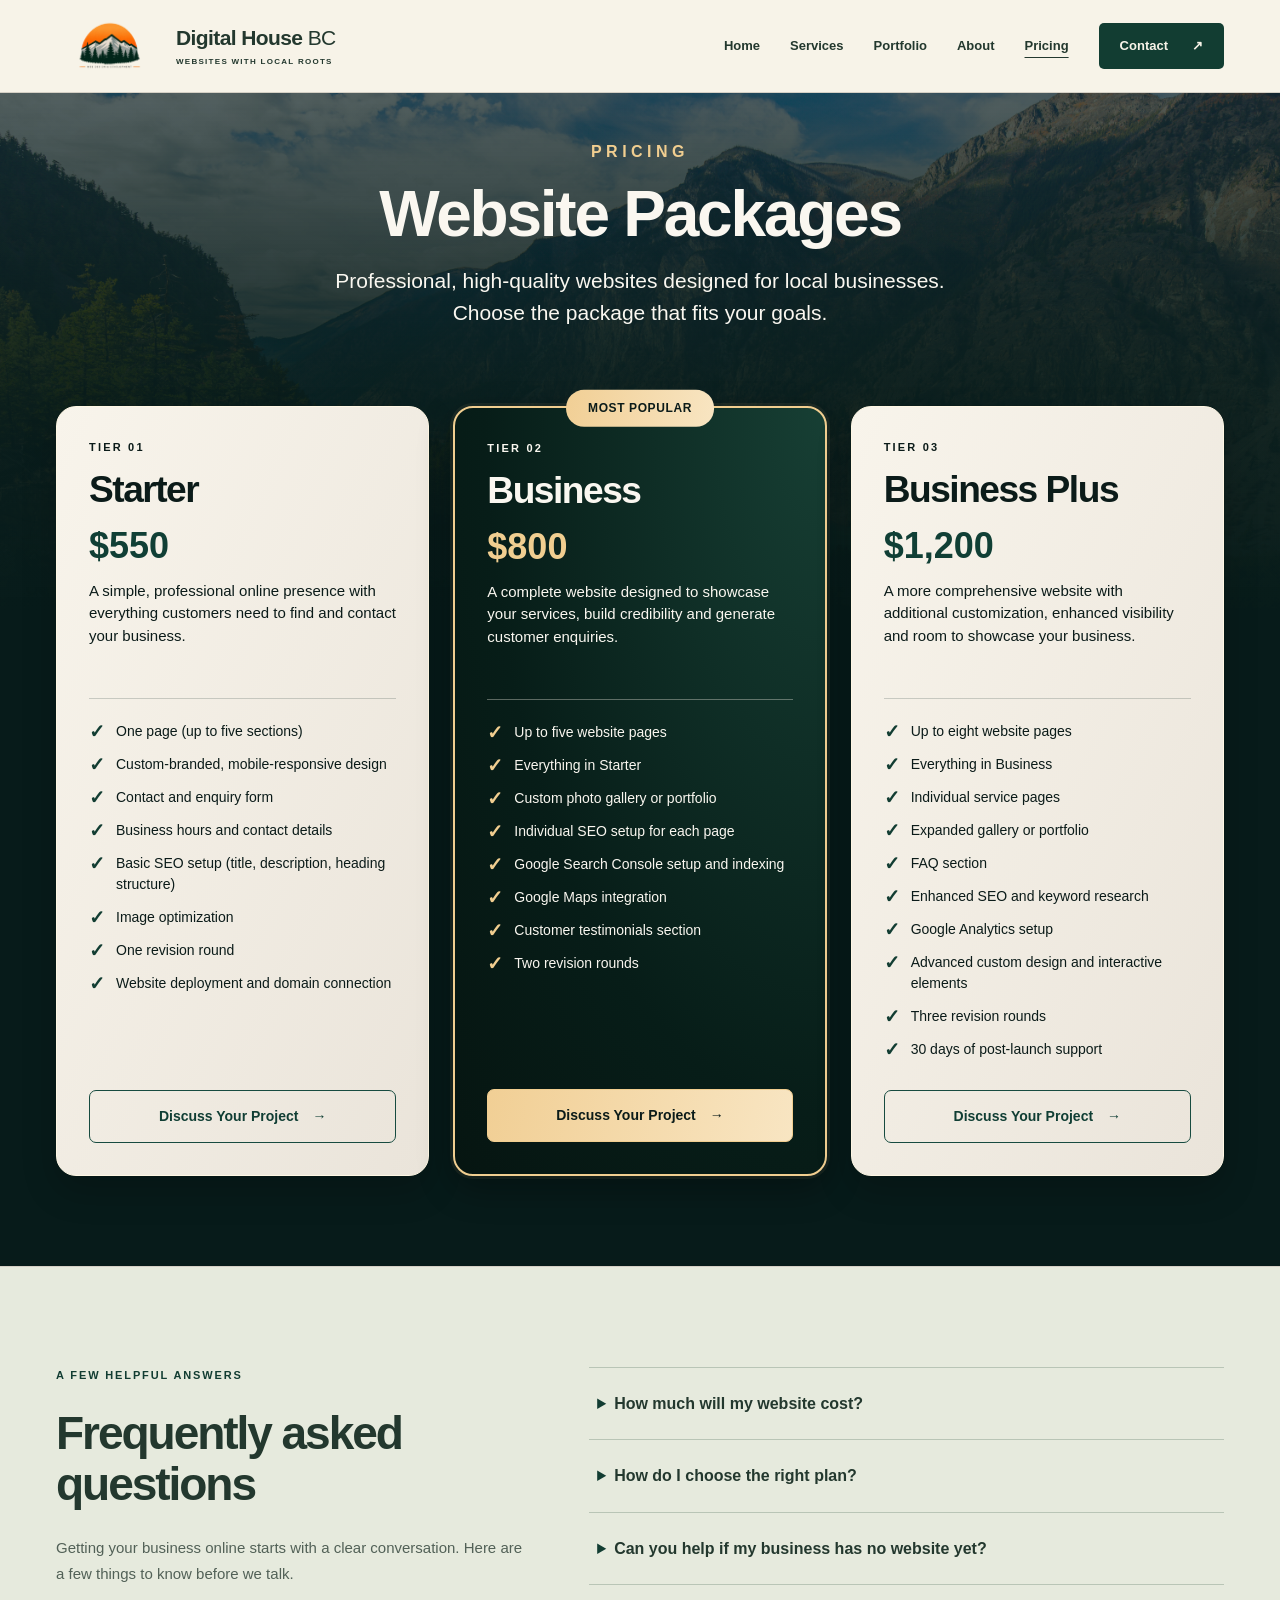
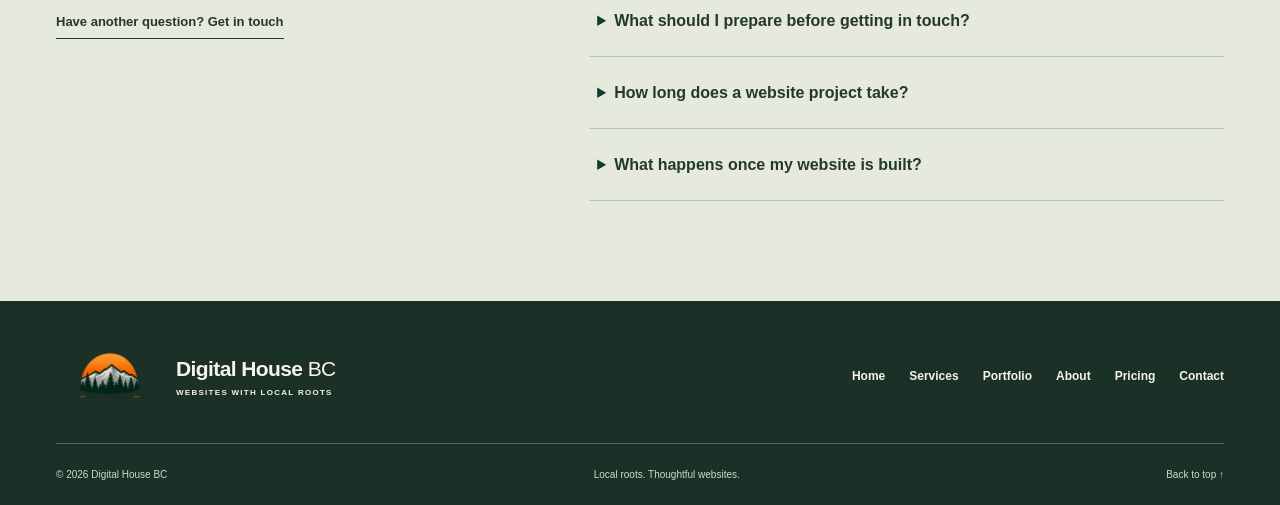
<file: html/pricing.html>
<!doctype html>
<html lang="en-CA">
  <head>
    <meta charset="UTF-8" />
    <script>document.documentElement.classList.add("js");</script>
    <meta name="viewport" content="width=device-width, initial-scale=1" />
    <meta name="description" content="Explore Digital House BC website plans: Starter $550, Business $800, and Business Plus $1,200." />
    <meta name="theme-color" content="#123d32" />
    <title>Pricing | Digital House BC</title>
    <link rel="icon" type="image/png" sizes="192x192" href="/favicon.png" />
    <link rel="stylesheet" href="/css/styles.css" />
    <link rel="stylesheet" href="/css/pricing.css" />
    <script src="/js/pricing.js" type="text/plain" data-page-script></script>
    <script src="/js/contact.js" type="text/plain" data-page-script></script>
    <link rel="preload" href="/js/pricing.js" as="fetch" crossorigin="anonymous" />
    <link rel="preload" href="/js/contact.js" as="fetch" crossorigin="anonymous" />
    <script src="/js/router.js" defer></script>
  </head>
  <body>
    <a class="skip-link" href="#main">Skip to content</a>
    <header class="site-header">
      <div class="container header-inner">
        <a class="brand" href="/html/index.html#home" aria-label="Digital House BC home"
          ><img src="/assets/logo/Mountain_Sunset_.png" alt="" width="1774" height="887" /><span
            >Digital House <b>BC</b><small>WEBSITES WITH LOCAL ROOTS</small></span
          ></a
        >
        <button
          class="menu-toggle"
          type="button"
          aria-expanded="false"
          aria-controls="primary-nav"
        >
          Menu <span aria-hidden="true">☰</span>
        </button>
        <nav id="primary-nav" aria-label="Main navigation">
          <a href="/html/index.html#home" >Home</a><a href="/html/index.html#services">Services</a
          ><a href="/html/index.html#portfolio">Portfolio</a><a href="/html/index.html#about">About</a
          ><a href="/html/pricing.html" aria-current="page">Pricing</a><a class="nav-contact" href="/html/index.html#contact">Contact <span aria-hidden="true">↗</span></a>
        </nav>
      </div>
    </header>
    <main id="main" class="pricing-main">
      <section class="section pricing-packages" aria-labelledby="pricing-title">
        <div class="container">
          <div class="pricing-intro">
            <p class="eyebrow">Pricing</p>
            <h1 id="pricing-title">Website Packages</h1>
            <p>Professional, high-quality websites designed for local businesses.<br />Choose the package that fits your goals.</p>
          </div>
          <div class="pricing-grid">
          <article class="pricing-card" aria-labelledby="tier-1">
            
            <p class="eyebrow">TIER 01</p>
            <h2 id="tier-1">Starter</h2>
            <p class="pricing-price">$550</p>
            <p class="pricing-summary">A simple, professional online presence with everything customers need to find and contact your business.</p>
            <ul aria-label="Included in Starter">
              <li>One page (up to five sections)</li>
              <li>Custom-branded, mobile-responsive design</li>
              <li>Contact and enquiry form</li>
              <li>Business hours and contact details</li>
              <li>Basic SEO setup (title, description, heading structure)</li>
              <li>Image optimization</li>
              <li>One revision round</li>
              <li>Website deployment and domain connection</li>
            </ul>
            <a class="button project-inquiry" href="/html/index.html#contact" aria-haspopup="dialog" aria-controls="project-dialog">Discuss Your Project <span aria-hidden="true">&#8594;</span></a>
          </article>
          <article class="pricing-card pricing-card-featured" aria-labelledby="tier-2">
            <span class="pricing-popular">Most Popular</span>
            <p class="eyebrow">TIER 02</p>
            <h2 id="tier-2">Business</h2>
            <p class="pricing-price">$800</p>
            <p class="pricing-summary">A complete website designed to showcase your services, build credibility and generate customer enquiries.</p>
            <ul aria-label="Included in Business">
              <li>Up to five website pages</li>
              <li>Everything in Starter</li>
              <li>Custom photo gallery or portfolio</li>
              <li>Individual SEO setup for each page</li>
              <li>Google Search Console setup and indexing</li>
              <li>Google Maps integration</li>
              <li>Customer testimonials section</li>
              <li>Two revision rounds</li>
            </ul>
            <a class="button project-inquiry" href="/html/index.html#contact" aria-haspopup="dialog" aria-controls="project-dialog">Discuss Your Project <span aria-hidden="true">&#8594;</span></a>
          </article>
          <article class="pricing-card" aria-labelledby="tier-3">
            
            <p class="eyebrow">TIER 03</p>
            <h2 id="tier-3">Business Plus</h2>
            <p class="pricing-price">$1,200</p>
            <p class="pricing-summary">A more comprehensive website with additional customization, enhanced visibility and room to showcase your business.</p>
            <ul aria-label="Included in Business Plus">
              <li>Up to eight website pages</li>
              <li>Everything in Business</li>
              <li>Individual service pages</li>
              <li>Expanded gallery or portfolio</li>
              <li>FAQ section</li>
              <li>Enhanced SEO and keyword research</li>
              <li>Google Analytics setup</li>
              <li>Advanced custom design and interactive elements</li>
              <li>Three revision rounds</li>
              <li>30 days of post-launch support</li>
            </ul>
            <a class="button project-inquiry" href="/html/index.html#contact" aria-haspopup="dialog" aria-controls="project-dialog">Discuss Your Project <span aria-hidden="true">&#8594;</span></a>
          </article>
          </div>
        </div>
      </section>
      <section id="faq" class="section pricing-faq" aria-labelledby="faq-title">
        <div class="container faq-layout">
          <div class="faq-intro">
            <p class="eyebrow">A FEW HELPFUL ANSWERS</p>
            <h2 id="faq-title">Frequently asked questions</h2>
            <p>Getting your business online starts with a clear conversation. Here are a few things to know before we talk.</p>
            <a class="inline-link question-inquiry" href="/html/index.html#contact" aria-haspopup="dialog" aria-controls="question-dialog">Have another question? Get in touch</a>
          </div>
          <div class="faq-list">
            <details class="faq-item">
              <summary>How much will my website cost?</summary>
              <p>Starter is $550, Business is $800, and Business Plus is $1,200. Compare the included pages and features above, then use "Discuss your project" to tell us what you need.</p>
            </details>
            <details class="faq-item">
              <summary>How do I choose the right plan?</summary>
              <p>Start with the information your customers need and what you want your website to do. Tell us about your business, the pages you have in mind, and any features you need so we can discuss a suitable scope.</p>
            </details>
            <details class="faq-item">
              <summary>Can you help if my business has no website yet?</summary>
              <p>Yes. We build websites for local businesses in Kamloops, including businesses taking their first step online. You can start by sharing what you do and how customers currently find you.</p>
            </details>
            <details class="faq-item">
              <summary>What should I prepare before getting in touch?</summary>
              <p>A short description of your business, your services, and the information you want customers to find is a useful start. You can also share any existing logo, photos, or website examples you like.</p>
            </details>
            <details class="faq-item">
              <summary>How long does a website project take?</summary>
              <p>Timing depends on the agreed scope and the content needed for your website. We will discuss a timeline for your project rather than promise a fixed turnaround before understanding your needs.</p>
            </details>
            <details class="faq-item">
              <summary>What happens once my website is built?</summary>
              <p>Once your website is built, we'll review everything with you, make any remaining included adjustments, and prepare it for launch. We'll also explain how to get in touch if you need further changes or assistance in the future.</p>
            </details>
          </div>
        </div>
      </section>
    </main>
    <footer>
      <div class="container footer-top">
        <a class="brand" href="/html/index.html#home"
          ><img src="/assets/logo/Mountain_Sunset_.png" alt="" width="1774" height="887" /><span
            >Digital House <b>BC</b><small>WEBSITES WITH LOCAL ROOTS</small></span
          ></a
        >
        <nav aria-label="Footer navigation">
          <a href="/html/index.html#home">Home</a><a href="/html/index.html#services">Services</a><a href="/html/index.html#portfolio">Portfolio</a
          ><a href="/html/index.html#about">About</a><a href="/html/pricing.html">Pricing</a><a href="/html/index.html#contact">Contact</a>
        </nav>
      </div>
      <div class="container footer-bottom">
        <span>© <span id="year">2026</span> Digital House BC</span
        ><span>Local roots. Thoughtful websites.</span><a href="/html/index.html#home">Back to top ↑</a>
      </div>
    </footer>
    <dialog id="project-dialog" class="project-dialog" aria-labelledby="project-dialog-title" aria-describedby="project-dialog-description">
      <button class="project-dialog-close" type="button" aria-label="Close project form">&times;</button>
      <h2 id="project-dialog-title">Discuss your project</h2>
      <p id="project-dialog-description">Tell us about your business and the website you have in mind.</p>
      <form
            id="contact-form"
            action="https://formspree.io/f/mrpqborz"
            method="post"
            aria-describedby="form-notice"
          >
            <input type="hidden" id="project-plan" name="plan" />
            <p id="form-notice" class="form-notice">
              Fields marked required are needed to send your message.
            </p>
            <div class="field-pair">
              <div>
                <label for="name">Name <span>(required)</span></label
                ><input id="name" name="name" autocomplete="name" required maxlength="100" />
              </div>
              <div>
                <label for="email">Email <span>(required)</span></label
                ><input
                  id="email"
                  name="email"
                  type="email"
                  autocomplete="email"
                  required
                  maxlength="254"
                />
              </div>
            </div>
            <label for="phone">Phone number <span>(optional)</span></label>
            <input id="phone" name="phone" type="tel" autocomplete="tel" maxlength="40" />
            <label for="business">Business name <span>(optional)</span></label
            ><input
              id="business"
              name="business"
              autocomplete="organization"
              maxlength="150"
            /><label for="message">Tell us about your project <span>(required)</span></label
            ><textarea id="message" name="message" rows="4" required maxlength="3000"></textarea
            ><button class="button" type="submit">
              Send message <span aria-hidden="true">↗</span>
            </button>
            <p class="form-footnote">Your message is sent securely through Formspree.</p>
            <p
              id="form-status"
              class="form-status"
              role="status"
              aria-live="polite"
              aria-atomic="true"
            ></p>
          </form>
    </dialog>
    <dialog
      id="contact-result"
      class="contact-result"
      aria-labelledby="contact-result-title"
      aria-describedby="contact-result-message"
    >
      <h2 id="contact-result-title">Message status</h2>
      <p id="contact-result-message"></p>
      <form method="dialog">
        <button class="button" type="submit" autofocus>Close</button>
      </form>
    </dialog>
    <dialog id="question-dialog" class="project-dialog" aria-labelledby="question-dialog-title" aria-describedby="question-dialog-description">
      <button class="project-dialog-close" type="button" aria-label="Close question form">&times;</button>
      <h2 id="question-dialog-title">Have another question?</h2>
      <p id="question-dialog-description">Send us your question and the email address where we can reply.</p>
      <form id="question-form" class="question-form" data-formspree-form action="https://formspree.io/f/mrpqborz" method="post">
        <label for="question-email">Email <span>(required)</span></label>
        <input id="question-email" name="email" type="email" autocomplete="email" required maxlength="254" />
        <label for="question-message">Your question <span>(required)</span></label>
        <textarea id="question-message" name="message" rows="5" required maxlength="3000"></textarea>
        <input type="hidden" name="enquiry_type" value="Pricing question" />
        <button class="button" type="submit">Send question</button>
        <p class="form-footnote">Your question is sent securely through Formspree.</p>
        <p class="form-status" role="status" aria-live="polite" aria-atomic="true"></p>
      </form>
    </dialog>
  </body>
</html>
</file>
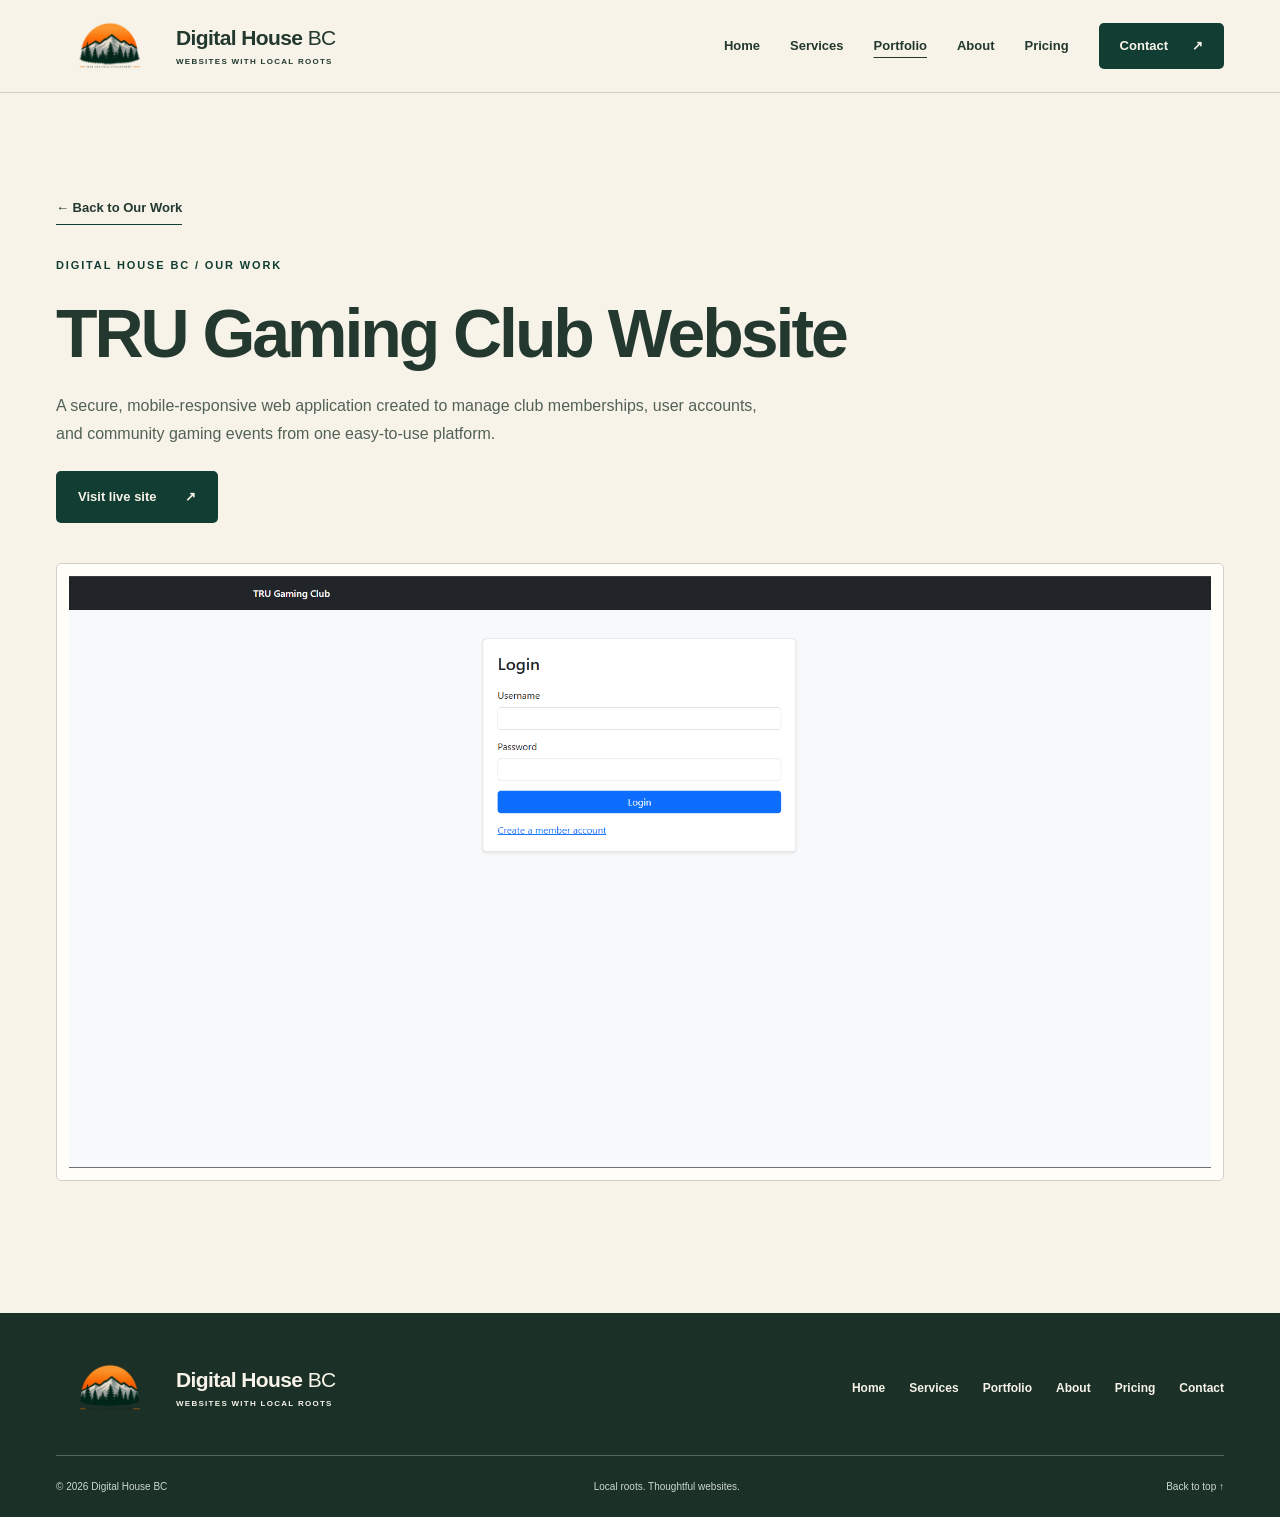
<file: html/tru-gaming-club.html>
<!doctype html>
<html lang="en-CA">
  <head>
    <meta charset="UTF-8" />
    <script>document.documentElement.classList.add("js");</script>
    <meta name="viewport" content="width=device-width, initial-scale=1" />
    <meta name="description" content="A secure, mobile-responsive web application created to manage club memberships, user accounts, and community gaming events from one easy-to-use platform." />
    <title>TRU Gaming Club Website | Digital House BC</title>
    <link rel="icon" type="image/png" sizes="192x192" href="/favicon.png" />
    <link rel="stylesheet" href="/css/styles.css" />
    <link rel="stylesheet" href="/css/project.css" />
    <script src="/js/navigation.js" type="text/plain" data-page-script></script>
    <link rel="preload" href="/js/navigation.js" as="fetch" crossorigin="anonymous" />
    <script src="/js/router.js" defer></script>
  </head>
  <body>
    <a class="skip-link" href="#main">Skip to content</a>
    <header class="site-header">
      <div class="container header-inner">
        <a class="brand" href="/html/index.html#home" aria-label="Digital House BC home"
          ><img src="/assets/logo/Mountain_Sunset_.png" alt="" width="1774" height="887" /><span
            >Digital House <b>BC</b><small>WEBSITES WITH LOCAL ROOTS</small></span
          ></a
        >
        <button
          class="menu-toggle"
          type="button"
          aria-expanded="false"
          aria-controls="primary-nav"
        >
          Menu <span aria-hidden="true">☰</span>
        </button>
        <nav id="primary-nav" aria-label="Main navigation">
          <a href="/html/index.html#home" >Home</a><a href="/html/index.html#services">Services</a
          ><a href="/html/index.html#portfolio" aria-current="page">Portfolio</a><a href="/html/index.html#about">About</a
          ><a href="/html/pricing.html">Pricing</a><a class="nav-contact" href="/html/index.html#contact">Contact <span aria-hidden="true">↗</span></a>
        </nav>
      </div>
    </header>
    <main id="main">
      <section class="section project-page" aria-labelledby="project-title">
        <div class="container">
          <a class="inline-link" href="/html/index.html#portfolio">&#8592; Back to Our Work</a>
          <p class="eyebrow">DIGITAL HOUSE BC / OUR WORK</p>
          <h1 id="project-title">TRU Gaming Club Website</h1>
          <p class="project-page-description">A secure, mobile-responsive web application created to manage club memberships, user accounts, and community gaming events from one easy-to-use platform.</p>
          <div class="project-page-actions">
            <a class="button" href="https://trugaming.xo.je/">Visit live site <span aria-hidden="true">&#8599;</span></a>
          </div>
          <figure class="project-page-image">
            <img src="/assets/demo_websites/TRU_Gaming%20site.png" alt="Screenshot of the TRU Gaming Club login page" width="1916" height="993" />
          </figure>
        </div>
      </section>
    </main>
    <footer>
      <div class="container footer-top">
        <a class="brand" href="/html/index.html#home"
          ><img src="/assets/logo/Mountain_Sunset_.png" alt="" width="1774" height="887" /><span
            >Digital House <b>BC</b><small>WEBSITES WITH LOCAL ROOTS</small></span
          ></a
        >
        <nav aria-label="Footer navigation">
          <a href="/html/index.html#home">Home</a><a href="/html/index.html#services">Services</a><a href="/html/index.html#portfolio">Portfolio</a
          ><a href="/html/index.html#about">About</a><a href="/html/pricing.html">Pricing</a><a href="/html/index.html#contact">Contact</a>
        </nav>
      </div>
      <div class="container footer-bottom">
        <span>© <span id="year">2026</span> Digital House BC</span
        ><span>Local roots. Thoughtful websites.</span><a href="/html/index.html#home">Back to top ↑</a>
      </div>
    </footer>
  </body>
</html>
</file>
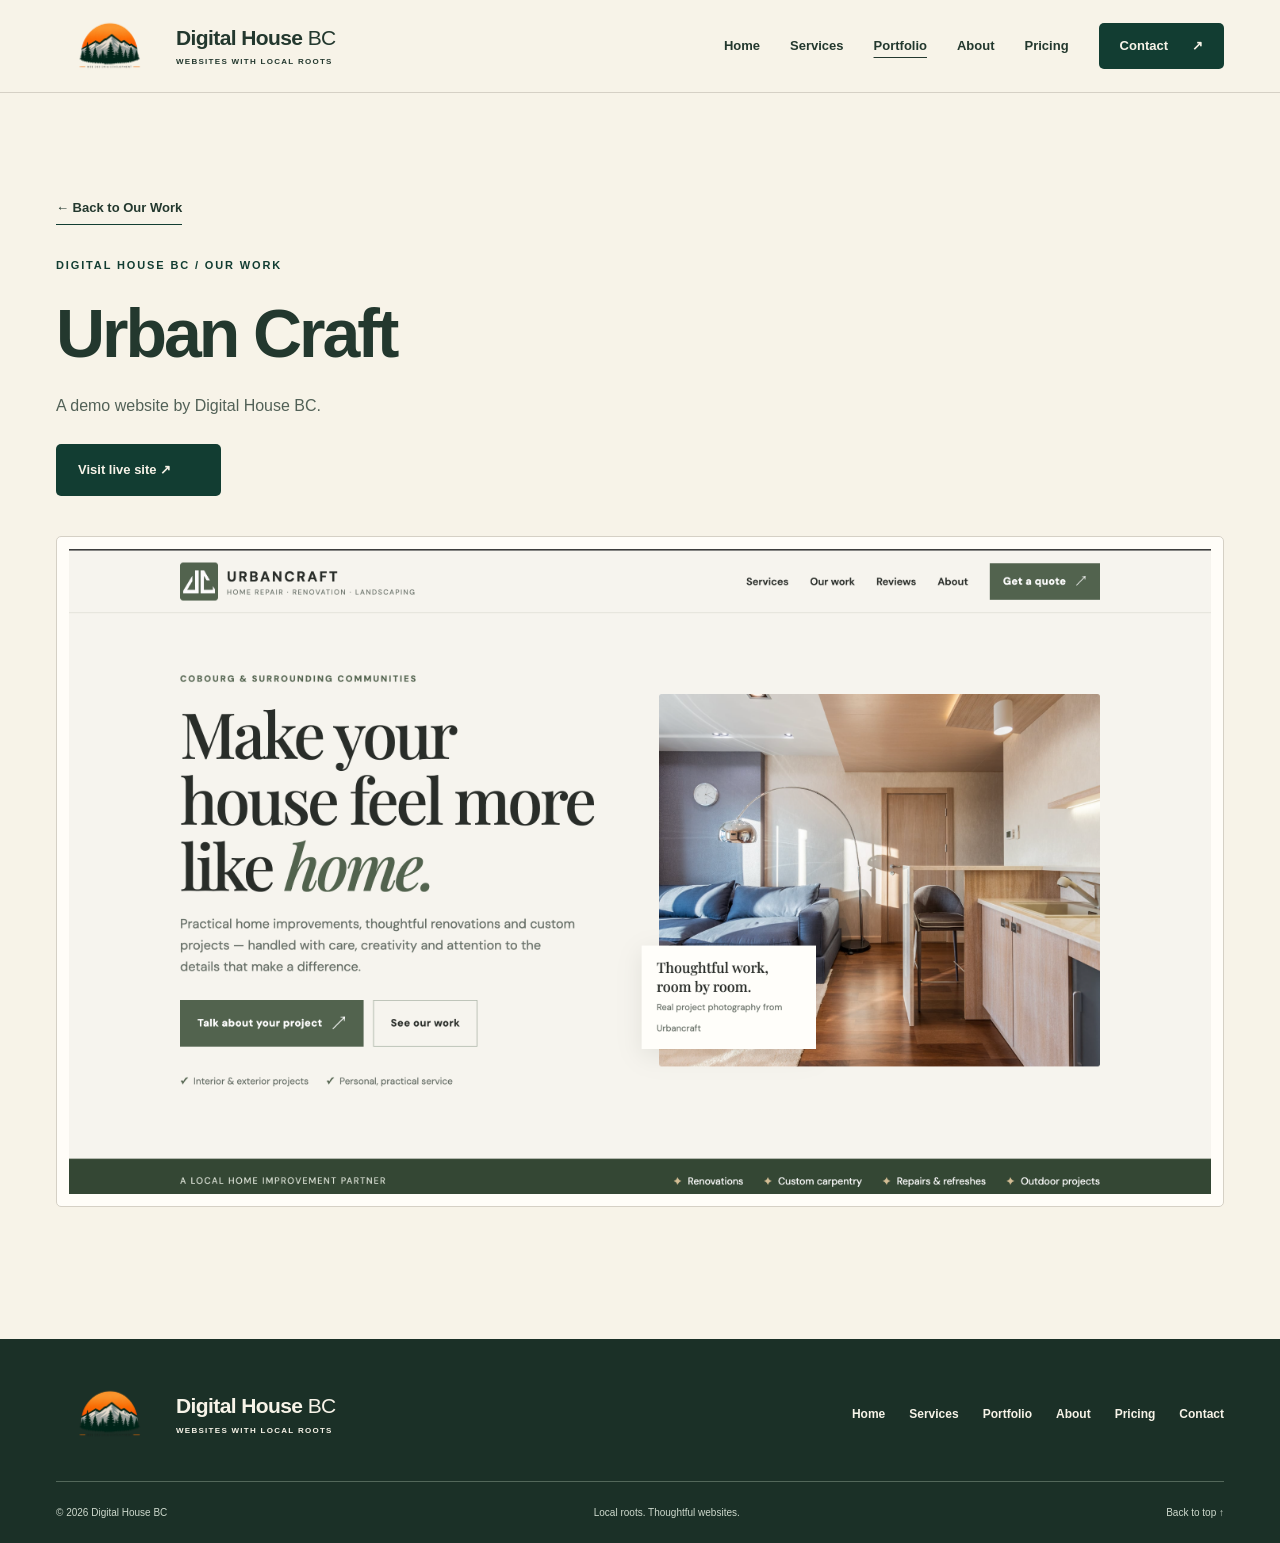
<file: html/urban-craft.html>
<!doctype html>
<html lang="en-CA">
  <head>
    <meta charset="UTF-8" />
    <script>document.documentElement.classList.add("js");</script>
    <meta name="viewport" content="width=device-width, initial-scale=1" />
    <meta name="description" content="A demo website by Digital House BC." />
    <title>Urban Craft | Digital House BC</title>
    <link rel="icon" type="image/png" sizes="192x192" href="/favicon.png" />
    <link rel="stylesheet" href="/css/styles.css" />
    <link rel="stylesheet" href="/css/project.css" />
    <script src="/js/navigation.js" type="text/plain" data-page-script></script>
    <link rel="preload" href="/js/navigation.js" as="fetch" crossorigin="anonymous" />
    <script src="/js/router.js" defer></script>
  </head>
  <body>
    <a class="skip-link" href="#main">Skip to content</a>
    <header class="site-header">
      <div class="container header-inner">
        <a class="brand" href="/html/index.html#home" aria-label="Digital House BC home"
          ><img src="/assets/logo/Mountain_Sunset_.png" alt="" width="1774" height="887" /><span
            >Digital House <b>BC</b><small>WEBSITES WITH LOCAL ROOTS</small></span
          ></a
        >
        <button
          class="menu-toggle"
          type="button"
          aria-expanded="false"
          aria-controls="primary-nav"
        >
          Menu <span aria-hidden="true">☰</span>
        </button>
        <nav id="primary-nav" aria-label="Main navigation">
          <a href="/html/index.html#home" >Home</a><a href="/html/index.html#services">Services</a
          ><a href="/html/index.html#portfolio" aria-current="page">Portfolio</a><a href="/html/index.html#about">About</a
          ><a href="/html/pricing.html">Pricing</a><a class="nav-contact" href="/html/index.html#contact">Contact <span aria-hidden="true">↗</span></a>
        </nav>
      </div>
    </header>
    <main id="main">
      <section class="section project-page" aria-labelledby="project-title">
        <div class="container">
          <a class="inline-link" href="/html/index.html#portfolio">&#8592; Back to Our Work</a>
          <p class="eyebrow">DIGITAL HOUSE BC / OUR WORK</p>
          <h1 id="project-title">Urban Craft</h1>
          <p class="project-page-description">A demo website by Digital House BC.</p>
          <div class="project-page-actions">
            <a class="button" href="https://urbancraft-sigma.vercel.app/">Visit live site &#8599;<span aria-hidden="true"></span></a>
          </div>
          <figure class="project-page-image">
            <img src="/assets/demo_websites/Real_Urban_Craft.png" alt="Screenshot of the Urban Craft demo website" width="2880" height="1624" />
            
          </figure>
        </div>
      </section>
    </main>
    <footer>
      <div class="container footer-top">
        <a class="brand" href="/html/index.html#home"
          ><img src="/assets/logo/Mountain_Sunset_.png" alt="" width="1774" height="887" /><span
            >Digital House <b>BC</b><small>WEBSITES WITH LOCAL ROOTS</small></span
          ></a
        >
        <nav aria-label="Footer navigation">
          <a href="/html/index.html#home">Home</a><a href="/html/index.html#services">Services</a><a href="/html/index.html#portfolio">Portfolio</a
          ><a href="/html/index.html#about">About</a><a href="/html/pricing.html">Pricing</a><a href="/html/index.html#contact">Contact</a>
        </nav>
      </div>
      <div class="container footer-bottom">
        <span>© <span id="year">2026</span> Digital House BC</span
        ><span>Local roots. Thoughtful websites.</span><a href="/html/index.html#home">Back to top ↑</a>
      </div>
    </footer>
  </body>
</html>
</file>
<file: css/styles.css>
:root {
  --evergreen: #123d32;
  --forest: #23382e;
  --ivory: #f7f3e8;
  --glacier: #b9dde5;
  --stone: #d5d0c5;
  --muted: #526157;
  --white: #fffdf8;
  --radius: 5px;
}
* {
  box-sizing: border-box;
}
html {
  scroll-behavior: smooth;
  scroll-padding-top: 105px;
}
body {
  margin: 0;
  background: var(--ivory);
  color: var(--forest);
  font-family: "Segoe UI", Arial, sans-serif;
  font-size: 16px;
  line-height: 1.7;
}
a {
  color: inherit;
  text-decoration: none;
}
button,
input,
textarea {
  font: inherit;
}
button,
a,
input,
textarea {
  -webkit-tap-highlight-color: transparent;
}
img {
  display: block;
  max-width: 100%;
  height: auto;
}
figure,
p,
h1,
h2,
h3 {
  margin: 0;
}
p + p {
  margin-top: 16px;
}
h1,
h2,
h3 {
  line-height: 1.12;
  font-weight: 600;
  letter-spacing: -0.045em;
}
h2 {
  font-size: clamp(32px, 3.6vw, 48px);
}
h3 {
  font-size: 23px;
  letter-spacing: -0.025em;
}
em {
  font-family: Georgia, serif;
  font-weight: 400;
}
a,
button {
  touch-action: manipulation;
}
a:focus-visible,
button:focus-visible,
input:focus-visible,
textarea:focus-visible {
  outline: 3px solid #23728a;
  outline-offset: 5px;
}
.contact :focus-visible,
footer :focus-visible,
.hero :focus-visible {
  outline-color: var(--glacier);
}
a:hover {
  text-decoration: underline;
  text-underline-offset: 5px;
}
.container {
  width: min(1200px, calc(100% - 112px));
  margin-inline: auto;
}
.section {
  padding-block: 100px;
}
.eyebrow {
  font-size: 11px;
  font-weight: 700;
  letter-spacing: 0.17em;
  line-height: 1.6;
  margin-bottom: 23px;
  color: var(--evergreen);
}
.eyebrow.light {
  color: var(--ivory);
}
.skip-link {
  position: fixed;
  top: 10px;
  left: 10px;
  padding: 12px 20px;
  background: var(--ivory);
  z-index: 20;
  transform: translateY(-160%);
}
.skip-link:focus {
  transform: translateY(0);
}
.site-header {
  position: sticky;
  top: 0;
  z-index: 10;
  background: var(--ivory);
  border-bottom: 1px solid var(--stone);
}
.header-inner {
  display: flex;
  align-items: center;
  justify-content: space-between;
  min-height: 92px;
  gap: 30px;
}
.brand {
  display: flex;
  align-items: center;
  gap: 12px;
  line-height: 1.2;
  white-space: nowrap;
}
.brand:hover {
  text-decoration: none;
}
.brand img {
  width: auto;
  height: 54px;
  max-width: 108px;
  object-fit: contain;
  flex-shrink: 0;
  border-radius: 3px;
}
.brand > span {
  font-size: 21px;
  letter-spacing: -0.6px;
  font-weight: 600;
}
.brand b {
  font-weight: 400;
}
.brand small {
  display: block;
  letter-spacing: 0.16em;
  font-size: 8px;
  margin-top: 7px;
  font-weight: 600;
}
nav {
  display: flex;
  gap: 30px;
  align-items: center;
}
nav a {
  font-size: 13px;
  font-weight: 600;
  padding-block: 12px;
}
nav a[aria-current] {
  text-decoration: underline;
  text-underline-offset: 7px;
}
.nav-contact {
  background: var(--evergreen);
  color: var(--ivory);
  padding: 12px 21px;
  border-radius: var(--radius);
  display: flex;
  gap: 24px;
}
.nav-contact:hover {
  background: var(--forest);
}
.menu-toggle {
  display: none;
}
.hero {
  overflow: hidden;
  position: relative;
  isolation: isolate;
  background: var(--forest);
  color: var(--ivory);
  min-height: 690px;
  display: flex;
  flex-direction: column;
  justify-content: space-between;
}
.hero-photo {
  position: absolute;
  inset: 0;
  width: 100%;
  height: 100%;
  object-fit: cover;
  object-position: center 62%;
  z-index: -2;
}
.hero:before {
  content: "";
  position: absolute;
  inset: 0;
  z-index: -1;
  background:
    linear-gradient(
      90deg,
      rgba(12, 30, 23, 0.87),
      rgba(15, 32, 25, 0.63) 48%,
      rgba(15, 32, 25, 0.22)
    ),
    linear-gradient(0deg, rgba(15, 32, 25, 0.65), transparent 50%);
}
.hero-content {
  padding-top: 74px;
  padding-bottom: 66px;
}

/* Text reveals once when it enters the viewport. */
@keyframes text-enter {
  from {
    opacity: 0;
    transform: translateY(14px);
  }
  to {
    opacity: 1;
    transform: translateY(0);
  }
}

@media (prefers-reduced-motion: no-preference) {
  /* Extra image height keeps the edges covered as the background moves. */
  .parallax-section .hero-photo,
  .parallax-section .services-photo {
    top: -100px;
    height: calc(100% + 200px);
    transform: translate3d(0, var(--parallax-offset, 0px), 0);
    will-change: transform;
  }

  .text-reveal:not(.is-visible) {
    opacity: 0;
    transform: translateY(14px);
  }

  .text-reveal.is-visible {
    animation: text-enter 650ms ease-out var(--reveal-delay, 200ms) both;
  }

  /* Keyboard users never need to wait for text or links to appear. */
  .text-reveal.reveal-immediate,
  .text-reveal:focus-within {
    opacity: 1;
    transform: none;
    animation: none;
  }
}
.hero .eyebrow {
  display: flex;
  align-items: center;
  gap: 12px;
}
.hero .eyebrow span {
  width: 6px;
  height: 6px;
  background: var(--glacier);
  border-radius: 50%;
}
h1 {
  font-size: clamp(48px, 5.9vw, 80px);
  line-height: 1.04;
  max-width: 750px;
}
.hero-content > p:not(.eyebrow) {
  max-width: 475px;
  margin-top: 27px;
  font-size: 17px;
  line-height: 1.8;
}
.button-row {
  display: flex;
  align-items: center;
  gap: 28px;
  margin-top: 32px;
}
.button {
  display: inline-flex;
  align-items: center;
  justify-content: center;
  gap: 28px;
  padding: 15px 22px;
  border: 0;
  border-radius: var(--radius);
  font-size: 13px;
  font-weight: 600;
  background: var(--evergreen);
  color: var(--ivory);
  min-height: 50px;
}
.button-light {
  background: var(--ivory);
  color: var(--evergreen);
}
.button-light:hover {
  background: var(--glacier);
  text-decoration: none;
}
.text-link {
  font-size: 13px;
  display: flex;
  gap: 20px;
  align-items: center;
}
.hero-bottom {
  display: flex;
  justify-content: space-between;
  gap: 20px;
  align-items: center;
  border-top: 1px solid #f7f3e84d;
  padding-block: 20px;
  font-size: 11px;
}
.hero-bottom > span:first-child {
  letter-spacing: 0.14em;
}
.hero-bottom a {
  font-size: 22px;
  min-width: 44px;
  text-align: center;
}
.split {
  display: grid;
  grid-template-columns: 1fr 1fr;
  gap: 85px;
  align-items: center;
}
.split p:not(.eyebrow) {
  color: var(--muted);
  font-size: 15px;
  max-width: 490px;
}
.split h2 {
  margin-bottom: 26px;
}
.inline-link {
  font-size: 13px;
  font-weight: 600;
  display: inline-flex;
  gap: 25px;
  margin-top: 25px;
  border-bottom: 1px solid var(--evergreen);
  padding-bottom: 5px;
}
.local-intro .split {
  display: block;
  max-width: 800px;
}

.local-intro .split p:not(.eyebrow) {
  max-width: none;
}

.services {
  position: relative;
  isolation: isolate;
  overflow: hidden;
  background: var(--forest);
  border-block: 1px solid #dce0d5;
}

.services-photo {
  position: absolute;
  inset: 0;
  width: 100%;
  height: 100%;
  object-fit: cover;
  object-position: center 60%;
  z-index: -2;
}

.services::before {
  content: "";
  position: absolute;
  inset: 0;
  background: rgba(18, 40, 30, 0.82);
  z-index: -1;
}

.services .section-heading h2,
.services .section-heading .eyebrow,
.services .section-heading > p,
.services noscript {
  color: var(--ivory);
}

.section-heading {
  display: grid;
  grid-template-columns: 1.2fr 1fr;
  align-items: end;
  gap: 70px;
  margin-bottom: 45px;
}
.section-heading > p,
.section-heading > div > p:not(.eyebrow) {
  font-size: 15px;
  color: var(--muted);
  max-width: 450px;
}
.services-grid {
  display: grid;
  grid-template-columns: repeat(3, 1fr);
  gap: 20px;
}
.service-card {
  background: var(--ivory);
  padding: 32px;
  border: 1px solid #d6ddd1;
  border-radius: var(--radius);
}
.service-top {
  display: flex;
  justify-content: space-between;
  align-items: center;
  margin-bottom: 37px;
}
.service-icon {
  width: 40px;
  height: 40px;
  color: var(--evergreen);
}
.card-number {
  font-size: 11px;
  color: var(--muted);
}
.service-card h3 {
  max-width: 250px;
  min-height: 54px;
  margin-bottom: 20px;
}
.service-card > p {
  font-size: 14px;
  color: var(--muted);
}
.service-card .service-detail {
  font-size: 11px;
  border-top: 1px solid var(--stone);
  padding-top: 20px;
  margin-top: 30px;
  color: var(--evergreen);
  font-weight: 600;
}
.portfolio-grid {
  display: grid;
  grid-template-columns: 1fr 1fr;
  gap: 30px;
}
.project-card {
  border: 1px solid var(--stone);
  border-radius: var(--radius);
  overflow: hidden;
}
.project-media {
  position: relative;
}
.project-media img {
  width: 100%;
  aspect-ratio: 1.6;
  object-fit: cover;
}
.placeholder-label {
  position: absolute;
  left: 20px;
  bottom: 20px;
  padding: 5px 10px;
  background: var(--ivory);
  color: var(--evergreen);
  font-size: 9px;
  font-weight: 700;
  letter-spacing: 0.12em;
  border-radius: 3px;
}
.project-body {
  padding: 28px;
}
.project-body h3 {
  font-size: 23px;
  margin-bottom: 15px;
}
.project-body p {
  font-size: 14px;
  color: var(--muted);
}
.project-body .project-work {
  border-top: 1px solid var(--stone);
  padding-top: 16px;
  font-size: 12px;
}
.about {
  background: #e6eadd;
  border-top: 1px solid var(--stone);
}
.team-grid {
  display: grid;
  grid-template-columns: 1fr 1fr;
  gap: 30px;
}
.team-card {
  display: grid;
  grid-template-columns: 150px 1fr;
  gap: 26px;
  align-items: start;
  padding: 24px;
  border: 1px solid #c9d2c4;
  border-radius: var(--radius);
}
.team-image img {
  width: 100%;
  aspect-ratio: 1;
  object-fit: cover;
  border-radius: var(--radius);
}
.team-card .eyebrow {
  font-size: 8px;
  margin-bottom: 12px;
}
.team-card h3 {
  font-size: 21px;
}
.team-card p:not(.eyebrow) {
  font-size: 13px;
}
.team-card .team-role {
  margin-top: 9px;
  color: var(--evergreen);
}
.contact {
  background: var(--evergreen);
  color: var(--ivory);
}
.contact-grid {
  display: grid;
  grid-template-columns: 1fr 1fr;
  gap: 100px;
}
.contact h2 {
  font-size: clamp(36px, 4vw, 54px);
  margin-bottom: 25px;
}
.contact-grid > div > p:not(.eyebrow) {
  font-size: 15px;
  max-width: 420px;
}
.contact-note {
  display: flex;
  gap: 20px;
  margin-top: 35px;
  padding-top: 28px;
  border-top: 1px solid #658578;
}
.contact-note > span {
  color: var(--glacier);
  font-size: 25px;
}
.contact-note strong {
  font-size: 14px;
}
.contact-note p {
  font-size: 13px;
  line-height: 1.7;
  margin-top: 8px;
  color: #d2dfd4;
}
.contact .location {
  font-size: 10px !important;
  letter-spacing: 0.15em;
  margin-top: 40px;
}
form {
  padding: 30px;
  background: var(--ivory);
  color: var(--forest);
  border-radius: var(--radius);
}
.form-notice {
  font-size: 12px;
  background: #e4ece5;
  padding: 13px 16px;
  margin-bottom: 24px;
  border-left: 3px solid var(--evergreen);
}
label {
  display: block;
  font-size: 12px;
  font-weight: 600;
  margin-bottom: 7px;
}
label span {
  font-weight: 400;
  color: var(--muted);
  font-size: 10px;
}
input,
textarea {
  width: 100%;
  border: 1px solid #8b978c;
  border-radius: 3px;
  background: var(--white);
  color: var(--forest);
  padding: 11px 12px;
  margin-bottom: 20px;
  min-height: 46px;
}
textarea {
  resize: vertical;
  min-height: 110px;
}
.field-pair {
  display: grid;
  grid-template-columns: 1fr 1fr;
  gap: 18px;
}
form .button {
  width: 100%;
  justify-content: space-between;
}
button:disabled {
  cursor: not-allowed;
  background: #d5dcd2;
  color: #465b4a;
}
.form-footnote {
  font-size: 10px;
  text-align: center;
  color: var(--muted);
  margin-top: 12px;
}
footer {
  background: #1b3027;
  color: var(--ivory);
  padding-top: 48px;
}
.footer-top {
  display: flex;
  justify-content: space-between;
  align-items: center;
  padding-bottom: 40px;
  gap: 30px;
}
.footer-top nav {
  gap: 24px;
}
.footer-top nav a {
  font-size: 12px;
}
.footer-bottom {
  display: flex;
  justify-content: space-between;
  gap: 20px;
  border-top: 1px solid #53675a;
  padding-block: 22px;
  font-size: 10px;
  color: #ced9cd;
}
@media (min-width: 1500px) {
  .hero {
    min-height: 760px;
  }
  .hero-content {
    padding-top: 100px;
  }
}
@media (max-width: 1050px) {
  .container {
    width: calc(100% - 64px);
  }
  nav {
    gap: 20px;
  }
  .split {
    gap: 45px;
  }
  .section-heading {
    gap: 40px;
  }
  .service-card {
    padding: 24px;
  }
  .contact-grid {
    gap: 45px;
  }
  .team-card {
    grid-template-columns: 100px 1fr;
    gap: 18px;
    padding: 18px;
  }
  .team-card h3 {
    font-size: 19px;
  }
  .footer-top nav {
    gap: 18px;
  }
}
@media (max-width: 760px) {
  html {
    scroll-padding-top: 95px;
  }
  .container {
    width: calc(100% - 40px);
  }
  .section {
    padding-block: 65px;
  }
  .header-inner {
    min-height: 78px;
    flex-wrap: wrap;
    gap: 0;
  }
  .brand img {
    width: auto;
    height: 36px;
    max-width: 72px;
  }
  .brand > span {
    font-size: 18px;
  }
  .brand small {
    font-size: 7px;
  }
  .js .menu-toggle {
    display: flex;
    gap: 12px;
    align-items: center;
    background: none;
    color: var(--evergreen);
    border: 1px solid var(--stone);
    border-radius: 3px;
    padding: 10px 12px;
    font-size: 12px;
    min-height: 44px;
  }
  .menu-toggle[hidden] {
    display: none;
  }
  .header-inner nav {
    width: 100%;
    flex-wrap: wrap;
    gap: 8px 22px;
    padding-bottom: 15px;
  }
  .js .header-inner nav {
    display: none;
  }
  .js .header-inner nav.is-open {
    display: flex;
    flex-direction: column;
    align-items: stretch;
    padding-block: 8px 20px;
    gap: 0;
  }
  .header-inner nav a {
    padding: 12px 15px;
    min-height: 46px;
  }
  .header-inner .nav-contact {
    justify-content: space-between;
    margin-top: 7px;
  }
  .hero {
    min-height: 670px;
  }
  .hero-content {
    padding-top: 60px;
    padding-bottom: 45px;
  }
  h1 {
    font-size: clamp(46px, 9vw, 68px);
  }
  .hero-content > p:not(.eyebrow) {
    font-size: 15px;
    max-width: 390px;
  }
  .hero:before {
    background:
      linear-gradient(90deg, #0c1e17df, #0f2019a6), linear-gradient(0deg, #0f201955, transparent);
  }
  .hero-photo {
    object-position: 62% center;
  }
  .hero .eyebrow {
    font-size: 9px;
  }
  .button-row {
    align-items: flex-start;
    flex-direction: column;
    gap: 22px;
  }
  .hero-bottom {
    font-size: 9px;
  }
  .hero-bottom > span:nth-child(2) {
    max-width: 165px;
    text-align: right;
  }
  .split,
  .section-heading,
  .contact-grid {
    grid-template-columns: 1fr;
    gap: 32px;
  }
  .section-heading {
    margin-bottom: 32px;
  }
  .section-heading > p {
    max-width: 100%;
  }
  .split p:not(.eyebrow) {
    max-width: 100%;
  }
  .services-grid {
    grid-template-columns: 1fr;
    gap: 16px;
  }
  .service-card h3 {
    min-height: 0;
    max-width: none;
  }
  .service-top {
    margin-bottom: 24px;
  }
  .service-card .service-detail {
    margin-top: 22px;
  }
  .portfolio-grid {
    grid-template-columns: 1fr;
    gap: 25px;
  }
  .team-grid {
    grid-template-columns: 1fr;
    gap: 18px;
  }
  .team-card {
    grid-template-columns: 120px 1fr;
    padding: 20px;
    gap: 24px;
  }
  .contact-grid {
    gap: 35px;
  }
  .contact h2 {
    font-size: 42px;
  }
  .contact .location {
    margin-top: 25px;
  }
  form {
    padding: 24px;
  }
  .footer-top {
    align-items: flex-start;
    flex-direction: column;
    gap: 25px;
  }
  .footer-top nav {
    gap: 8px 25px;
    flex-wrap: wrap;
  }
  .footer-bottom {
    flex-wrap: wrap;
    gap: 10px 20px;
  }
  .footer-bottom > span:nth-child(2) {
    display: none;
  }
  .footer-bottom > a {
    margin-left: auto;
  }
}
@media (max-width: 380px) {
  .container {
    width: calc(100% - 32px);
  }
  .brand {
    gap: 8px;
  }
  .brand > span {
    font-size: 16px;
  }
  .brand small {
    font-size: 6px;
  }
  .menu-toggle {
    padding: 9px !important;
  }
  .field-pair {
    grid-template-columns: 1fr;
    gap: 0;
  }
  .team-card {
    grid-template-columns: 80px 1fr;
    gap: 15px;
  }
  .team-card .eyebrow {
    font-size: 7px;
  }
  .team-card h3 {
    font-size: 18px;
  }
  .button {
    font-size: 12px;
    gap: 18px;
  }
  .hero-bottom > span:nth-child(2) {
    max-width: 140px;
  }
  .contact h2 {
    font-size: 36px;
  }
}
@media (prefers-reduced-motion: reduce) {
  html {
    scroll-behavior: auto;
  }
  * {
    animation: none !important;
    transition: none !important;
  }
}

.form-status {
  font-size: 13px;
  margin-top: 16px;
}

.form-status:empty {
  display: none;
}

.form-status[data-state="error"] {
  color: #932d20;
}

.form-status[data-state="success"] {
  color: var(--evergreen);
}

/* Native modal keeps the result keyboard-accessible, including Escape to close. */
.contact-result {
  width: min(440px, calc(100% - 40px));
  max-height: calc(100dvh - 40px);
  overflow-y: auto;
  padding: 32px;
  border: 1px solid var(--stone);
  border-top: 5px solid var(--evergreen);
  border-radius: var(--radius);
  background: var(--ivory);
  color: var(--forest);
  box-shadow: 0 20px 70px #0004;
}

.contact-result::backdrop {
  background: #10251bd9;
}

.contact-result[data-state="error"] {
  border-top-color: #932d20;
}

.contact-result h2 {
  margin-bottom: 18px;
  font-size: 30px;
}

.contact-result p {
  font-size: 15px;
  overflow-wrap: anywhere;
}

.contact-result form {
  margin-top: 24px;
  padding: 0;
}

/* Match the wider framing of the other team portrait without cropping Ryan's head. */
.team-image img[src$="Ryan_Pugh_Headshot_Real.png"] {
  object-fit: contain;
  object-position: center;
  padding-top: 4%;
  background: #fff;
}

/* The frame defines the size so portrait proportions cannot change it. */
.team-image {
  display: block;
  position: relative;
  width: 100%;
  aspect-ratio: 1;
  overflow: hidden;
  border-radius: var(--radius);
  background: #fff;
  cursor: zoom-in;
}

.team-image img {
  position: absolute;
  inset: 0;
  width: 100%;
  height: 100%;
}


/* Full-size team portraits, with an always-visible close control. */
.photo-dialog {
  width: min(640px, calc(100vw - 32px));
  max-width: calc(100vw - 32px);
  max-height: calc(100dvh - 32px);
  padding: 52px 16px 16px;
  border: 1px solid var(--stone);
  border-radius: var(--radius);
  background: var(--ivory);
  box-shadow: 0 20px 70px #0006;
}

.photo-dialog::backdrop {
  background: #10251be6;
}

.photo-dialog-image {
  width: 100%;
  height: min(640px, calc(100dvh - 102px));
  object-fit: contain;
  background: #fff;
}

.photo-dialog-close {
  position: absolute;
  top: 4px;
  right: 6px;
  width: 44px;
  height: 44px;
  border: 0;
  border-radius: var(--radius);
  background: transparent;
  color: var(--evergreen);
  font-size: 32px;
  line-height: 1;
  cursor: pointer;
}

.photo-dialog-close:hover {
  background: var(--stone);
}

/* Project cards respond to mouse hover and keyboard focus on project links. */
.project-media {
  overflow: hidden;
}

.project-card:focus-within {
  border-color: var(--evergreen);
  box-shadow: 0 12px 28px #23382e20;
}

@media (hover: hover) {
  .project-card:hover {
    border-color: var(--evergreen);
    box-shadow: 0 12px 28px #23382e20;
  }
}

@media (prefers-reduced-motion: no-preference) {
  .project-card {
    transition: transform 220ms ease, box-shadow 220ms ease, border-color 220ms ease;
  }

  .project-media img {
    transition: scale 300ms ease;
  }

  .project-card:focus-within {
    transform: translateY(-5px);
  }

  .project-card:focus-within .project-media img {
    scale: 1.04;
  }

  @media (hover: hover) {
    .project-card:hover {
      transform: translateY(-5px);
    }

    .project-card:hover .project-media img {
      scale: 1.04;
    }
  }
}

/* Reveal the project action on card hover or keyboard focus only. */
.project-view-button {
  position: absolute;
  top: 50%;
  left: 50%;
  translate: -50% -50%;
  min-height: 48px;
  padding: 12px 24px;
  border: 1px solid var(--stone);
  border-radius: var(--radius);
  background: var(--ivory);
  color: var(--evergreen);
  box-shadow: 0 6px 24px #0003;
  font-weight: 600;
  white-space: nowrap;
  cursor: pointer;
  opacity: 0;
  pointer-events: none;
}
.project-card:hover .project-view-button,
.project-card:focus-within .project-view-button {
  opacity: 1;
  pointer-events: auto;
}
@media (prefers-reduced-motion: no-preference) {
  .project-view-button { transition: opacity 180ms ease; }
}
</file>
<file: css/pricing.css>
/* Package styling is scoped so navigation and other pages stay unchanged. */
.pricing-packages {
  --package-ink: #0b1b19;
  --package-cream: #f3eee4;
  --package-gold: #f1ce90;
  padding-block: 46px 90px;
  background: linear-gradient(180deg, #071b20a8 0, #071b1ae8 280px, #071b1a 520px), url('/assets/background/pricingBackground.jpg') center top / 100% auto no-repeat;
  color: var(--package-cream);
}
.pricing-intro {
  max-width: 940px;
  margin: 0 auto 78px;
  text-align: center;
}
.pricing-intro .eyebrow {
  margin-bottom: 16px;
  color: var(--package-gold);
  font-size: 16px;
  letter-spacing: 0.28em;
  text-transform: uppercase;
}
.pricing-intro h1 {
  max-width: none;
  margin-bottom: 18px;
  color: #faf7f0;
  font-size: clamp(40px, 5.2vw, 64px);
  font-weight: 700;
  letter-spacing: -0.035em;
}
.pricing-intro > p:not(.eyebrow) {
  max-width: 800px;
  margin-inline: auto;
  font-size: clamp(16px, 1.8vw, 21px);
  line-height: 1.5;
  color: #faf7f0;
}
.pricing-grid {
  display: grid;
  grid-template-columns: repeat(3, minmax(0, 1fr));
  gap: 24px;
  align-items: stretch;
}
.pricing-card {
  position: relative;
  display: flex;
  flex-direction: column;
  min-width: 0;
  padding: 32px;
  border: 1px solid #fff7e4;
  border-radius: 20px;
  background: linear-gradient(115deg, #f8f4eb, #eae4da);
  color: var(--package-ink);
  box-shadow: 0 15px 35px #0003;
}
.pricing-card .eyebrow {
  margin-bottom: 12px;
  color: inherit;
  font-size: 11px;
  letter-spacing: 0.2em;
}
.pricing-card h2 {
  margin-bottom: 14px;
  font-size: clamp(25px, 2.9vw, 39px);
  font-weight: 700;
  letter-spacing: -0.04em;
}
.pricing-price {
  color: #103f35;
  font-size: 36px;
  font-weight: 700;
  line-height: 1.2;
}
.pricing-summary {
  min-height: 96px;
  margin-top: 12px;
  margin-bottom: 22px;
  font-size: 15px;
  line-height: 1.5;
}
.pricing-card ul {
  list-style: none;
  padding: 22px 0 0;
  margin: 0 0 30px;
  border-top: 1px solid #182d2a33;
  font-size: 14px;
  line-height: 1.5;
}
.pricing-card li {
  position: relative;
  padding-left: 27px;
}
.pricing-card li::before {
  content: '\2713';
  position: absolute;
  left: 0;
  color: #123d32;
  font-size: 19px;
  font-weight: 700;
  line-height: 1.2;
}
.pricing-card li + li { margin-top: 12px; }
.pricing-card .button {
  width: 100%;
  justify-content: center;
  gap: 14px;
  margin-top: auto;
  padding: 14px 12px;
  border: 1.5px solid #174b40;
  border-radius: 7px;
  background: transparent;
  color: #103e34;
  font-size: 14px;
}
.pricing-card .button:hover {
  background: #dce6dc;
  text-decoration: none;
}
.pricing-card-featured {
  border: 2px solid var(--package-gold);
  background: radial-gradient(ellipse at top right, #173f34, #071d18 65%, #061511);
  color: #faf7f0;
  box-shadow: 0 0 0 3px #f1ce9010, 0 12px 35px #0005;
}
.pricing-card-featured .pricing-price,
.pricing-card-featured li::before { color: var(--package-gold); }
.pricing-card-featured ul { border-color: #f4eee45c; }
.pricing-card-featured .button {
  border-color: var(--package-gold);
  background: linear-gradient(100deg, #f1cf95, #f8e5c2);
  color: #0b1b19;
}
.pricing-card-featured .button:hover { background: #fae9cc; }
.pricing-card-featured :focus-visible { outline-color: var(--package-gold); }
.pricing-popular {
  position: absolute;
  top: 0;
  left: 50%;
  transform: translate(-50%, -50%);
  border-radius: 18px;
  padding: 8px 22px;
  background: linear-gradient(100deg, #f1cf95, #f8e5c2);
  color: #0b1b19;
  font-size: 12px;
  font-weight: 700;
  letter-spacing: 0.05em;
  text-transform: uppercase;
  white-space: nowrap;
}
@media (max-width: 1100px) and (min-width: 761px) {
  .pricing-card { padding: 26px 20px; }
  .pricing-grid { gap: 18px; }
  .pricing-summary { min-height: 136px; }
}
@media (max-width: 760px) {
  .pricing-packages { padding-block: 48px 64px; background-size: auto 380px; }
  .pricing-grid { grid-template-columns: 1fr; gap: 36px; max-width: 480px; margin-inline: auto; }
  .pricing-card { padding: 30px; }
  .pricing-card h2 { font-size: 34px; }
  .pricing-summary { min-height: 0; }
  .pricing-intro { margin-bottom: 56px; }
  .pricing-intro > p br { display: none; }
}

/* Scroll the form inside the viewport while keeping the close button visible. */
.project-dialog {
  width: min(620px, calc(100vw - 32px));
  max-height: calc(100dvh - 32px);
  overflow-y: auto;
  padding: 0 28px 28px;
  border: 1px solid var(--stone);
  border-radius: var(--radius);
  background: var(--ivory);
  color: var(--forest);
  box-shadow: 0 20px 70px #0006;
}
.project-dialog::backdrop {
  background: #10251be6;
}
.project-dialog-close {
  display: block;
  position: sticky;
  top: 0;
  margin-left: auto;
  width: 44px;
  height: 44px;
  border: 0;
  border-radius: var(--radius);
  background: var(--ivory);
  color: var(--evergreen);
  font-size: 32px;
  cursor: pointer;
  z-index: 1;
}
.project-dialog-close:hover {
  background: var(--stone);
}
.project-dialog h2 {
  font-size: 32px;
  margin-bottom: 16px;
}
.project-dialog > p {
  font-size: 15px;
  margin-bottom: 24px;
}
.project-dialog #contact-form {
  padding: 0;
}
@media (max-width: 480px) {
  .project-dialog { padding-inline: 20px; }
  .project-dialog .field-pair { grid-template-columns: 1fr; gap: 0; }
}


/* Native details/summary controls work with keyboards and without JavaScript. */
.pricing-faq {
  border-top: 1px solid var(--stone);
  background: #e6eadd;
}
.faq-layout {
  display: grid;
  grid-template-columns: minmax(0, 0.85fr) minmax(0, 1.15fr);
  gap: 64px;
  align-items: start;
}
.faq-intro h2 {
  margin-bottom: 24px;
}
.faq-intro > p:not(.eyebrow) {
  color: var(--muted);
  font-size: 15px;
}
.faq-item {
  border-bottom: 1px solid #b9c5b6;
}
.faq-item:first-child {
  border-top: 1px solid #b9c5b6;
}
.faq-item summary {
  padding: 22px 8px;
  min-height: 48px;
  font-size: 16px;
  font-weight: 600;
  cursor: pointer;
}
.faq-item summary::marker {
  color: var(--evergreen);
}
.faq-item summary:hover {
  color: var(--evergreen);
  text-decoration: underline;
  text-underline-offset: 4px;
}
.faq-item summary:focus-visible {
  outline: 3px solid #23728a;
  outline-offset: 3px;
}
.faq-item p {
  padding: 0 8px 24px;
  font-size: 14px;
  color: var(--muted);
}
@media (max-width: 760px) {
  .faq-layout {
    grid-template-columns: 1fr;
    gap: 32px;
  }
}

/* Give each package a gentle lift without changing the grid layout. */
.pricing-card:focus-within {
  box-shadow: 0 22px 46px #0006;
}
.pricing-card-featured:focus-within {
  box-shadow: 0 0 22px #f1ce9038, 0 22px 46px #0006;
}
@media (hover: hover) {
  .pricing-card:hover {
    box-shadow: 0 22px 46px #0006;
  }
  .pricing-card-featured:hover {
    box-shadow: 0 0 22px #f1ce9038, 0 22px 46px #0006;
  }
}
@media (prefers-reduced-motion: no-preference) {
  .pricing-card {
    transition: transform 220ms ease, box-shadow 220ms ease;
  }
  .pricing-card:focus-within {
    transform: translateY(-7px);
  }
  @media (hover: hover) {
    .pricing-card:hover {
      transform: translateY(-7px);
    }
  }
}

/* Use translate separately so package hover transforms continue to work. */
@keyframes pricing-enter {
  from { opacity: 0; translate: 0 14px; }
  to { opacity: 1; translate: 0 0; }
}
@media (prefers-reduced-motion: no-preference) {
  .pricing-reveal:not(.pricing-visible) {
    opacity: 0;
    translate: 0 14px;
  }
  .pricing-reveal.pricing-visible {
    animation: pricing-enter 650ms ease-out var(--pricing-reveal-delay, 200ms) both;
  }
  .pricing-reveal:focus-within {
    opacity: 1;
    translate: 0 0;
    animation: none;
  }
}

.question-form { padding: 0; }
</file>
<file: css/project.css>
.project-page .inline-link 
{ 
  margin: 0 0 32px; 
}
.project-page h1 
{ 
  font-size: clamp(36px, 6vw, 68px); 
  max-width: 100%; 
}
.project-page-description 
{ 
  max-width: 720px; 
  margin-top: 24px; 
  color: var(--muted); 
}

.project-page-image 
{ 
  margin: 40px 0 32px; 
  padding: 12px; 
  background: var(--white); 
  border: 1px solid var(--stone); 
  border-radius: var(--radius); 
}
.project-page-image img 
{ 
  width: 100%; 
  height: auto; 
  max-height: 75dvh; 
  object-fit: contain; 
}
.project-page-image figcaption, .project-page-note 
{ 
  margin-top: 12px; 
  font-size: 13px; 
  color: var(--muted); 
}
@media (max-width: 1000px) and (min-width: 761px) {
  .header-inner { gap: 16px; }
  #primary-nav { gap: 14px; }
  .brand > span { font-size: 17px; }
  .brand img { height: 42px; }
}

.project-page-actions { margin-top: 24px; }
</file>
